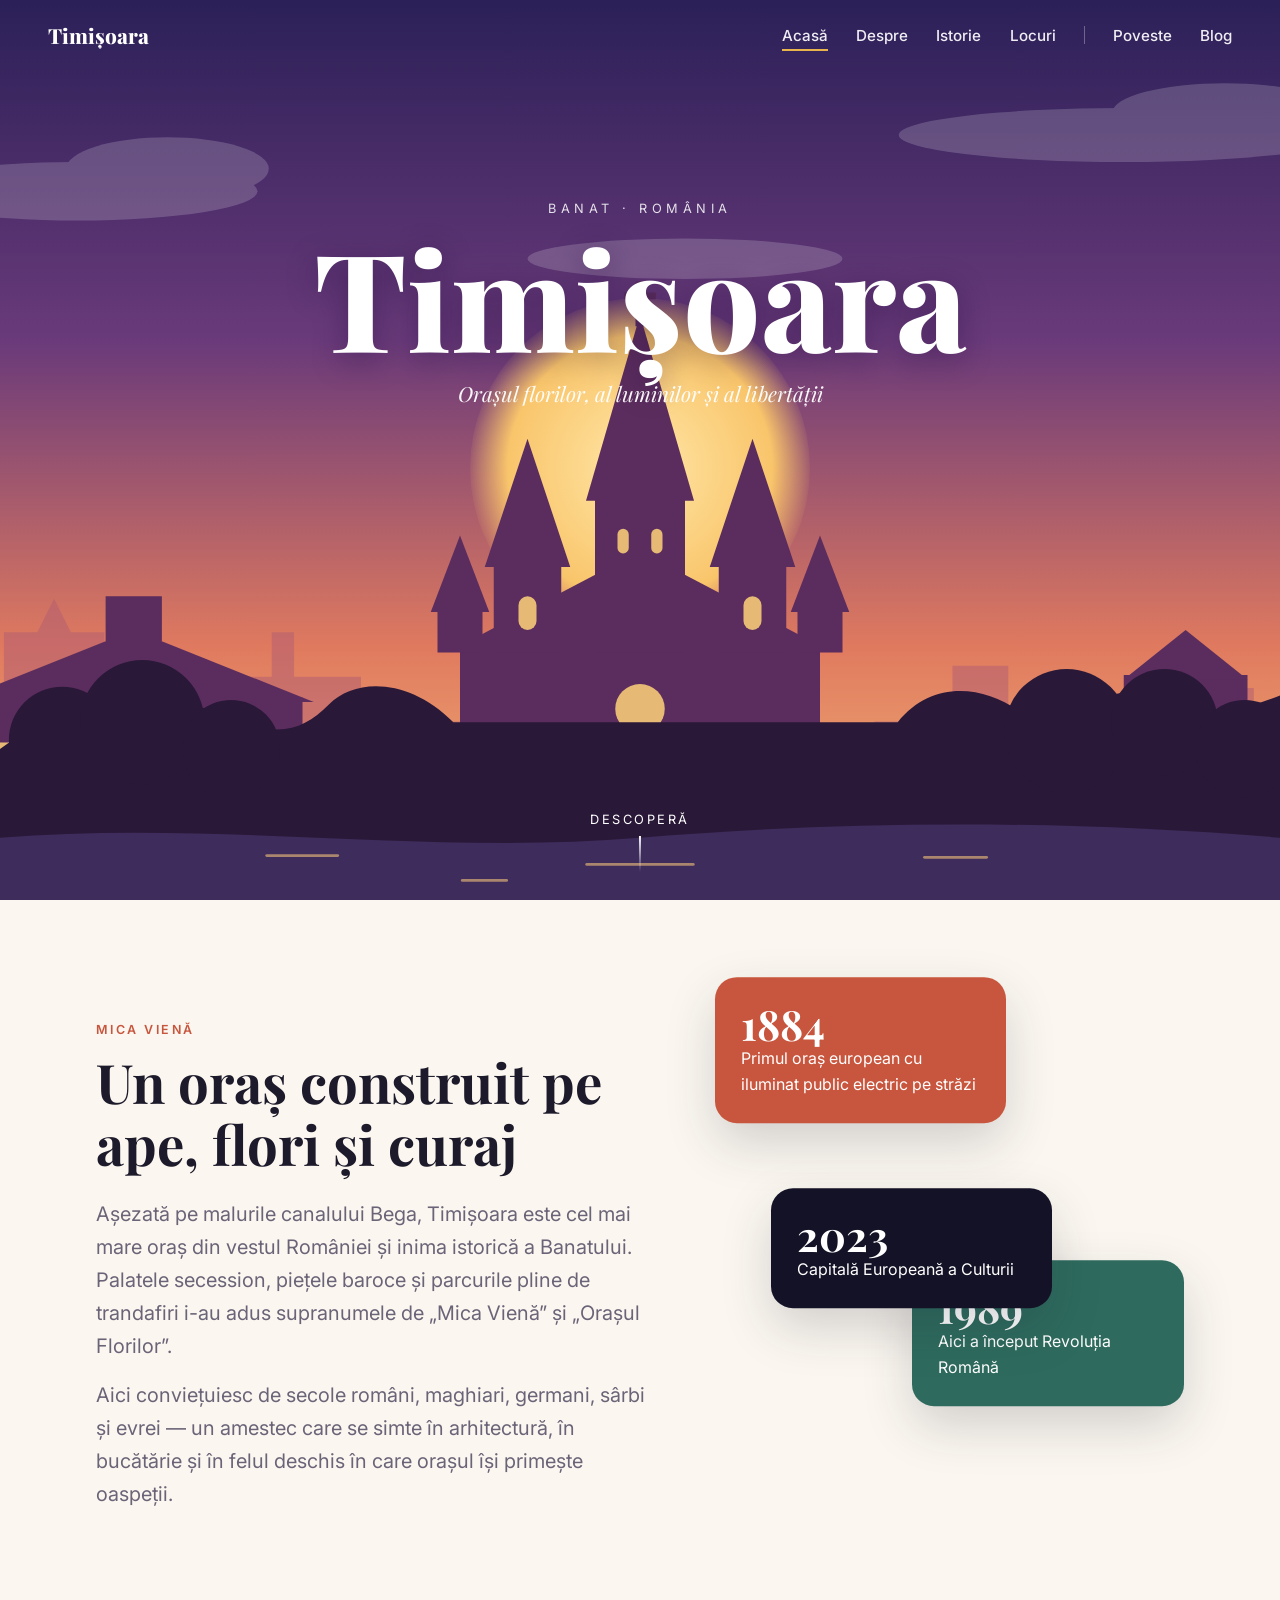
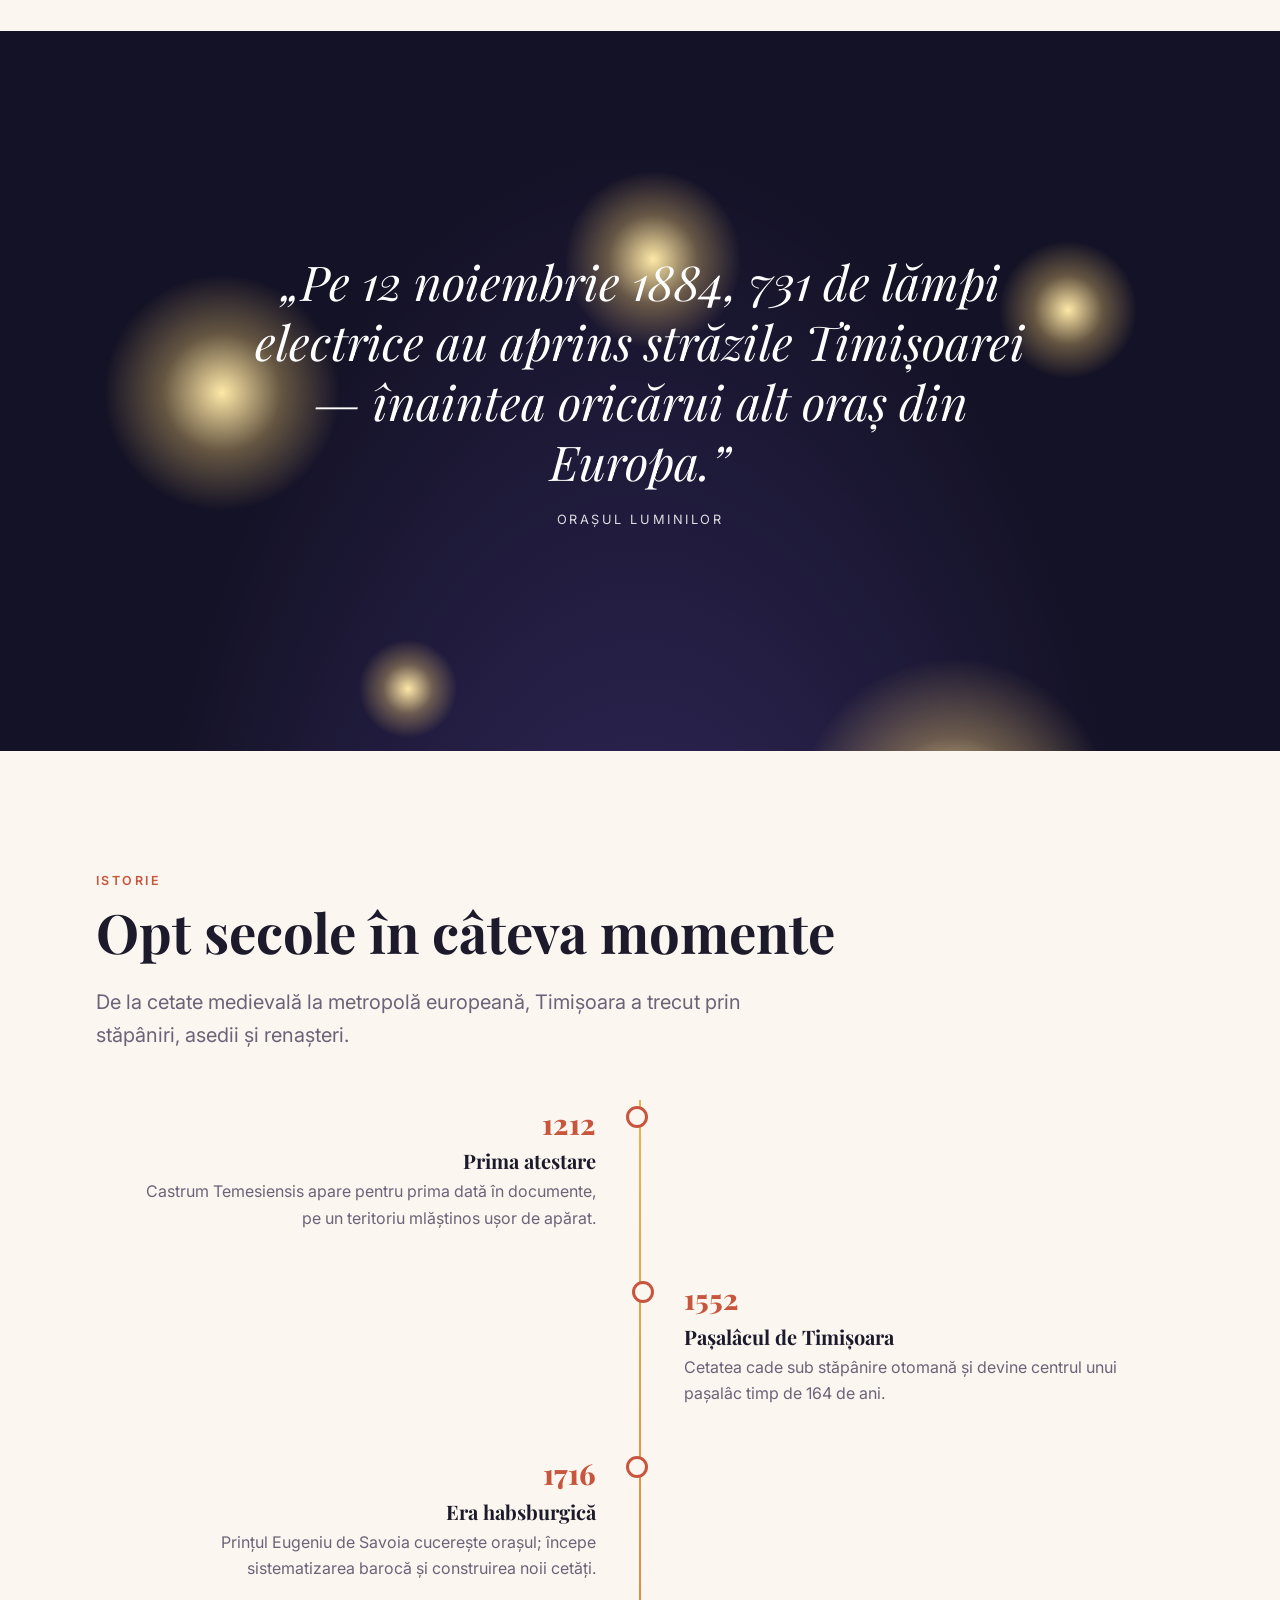
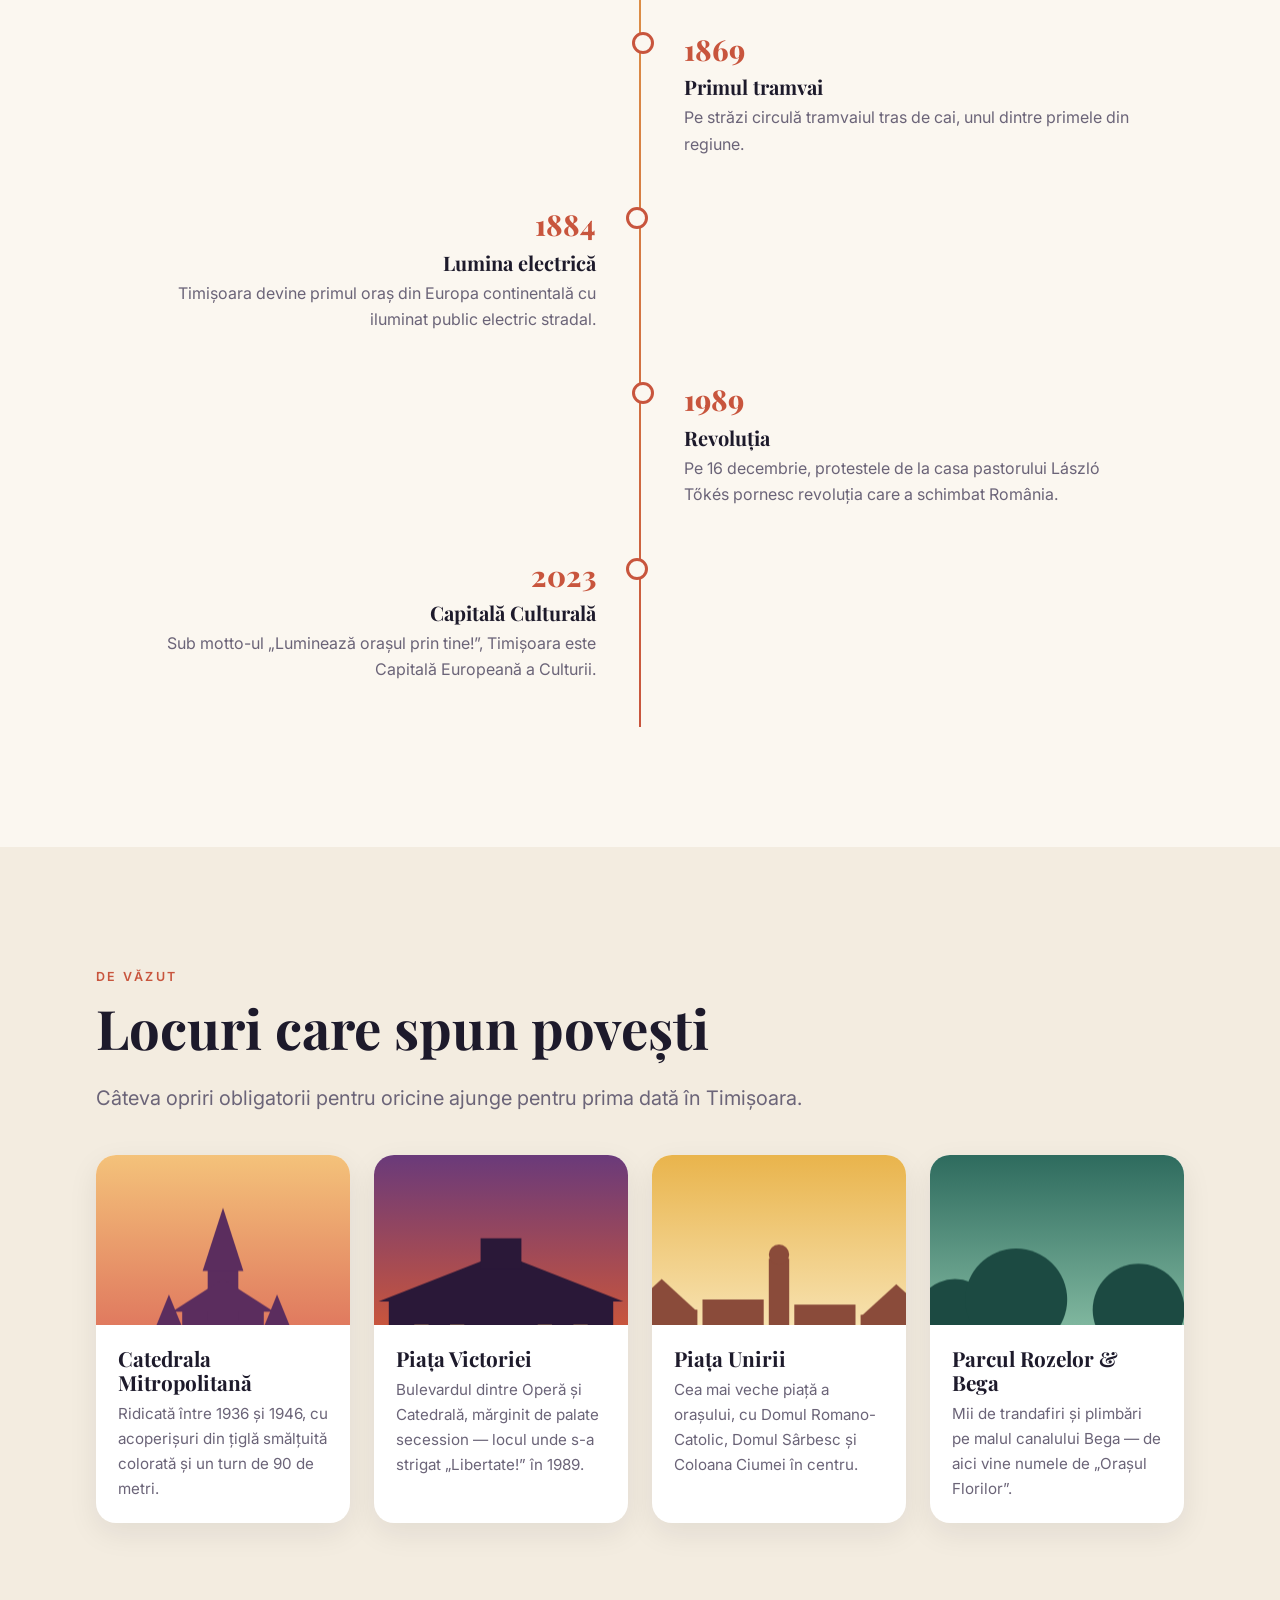
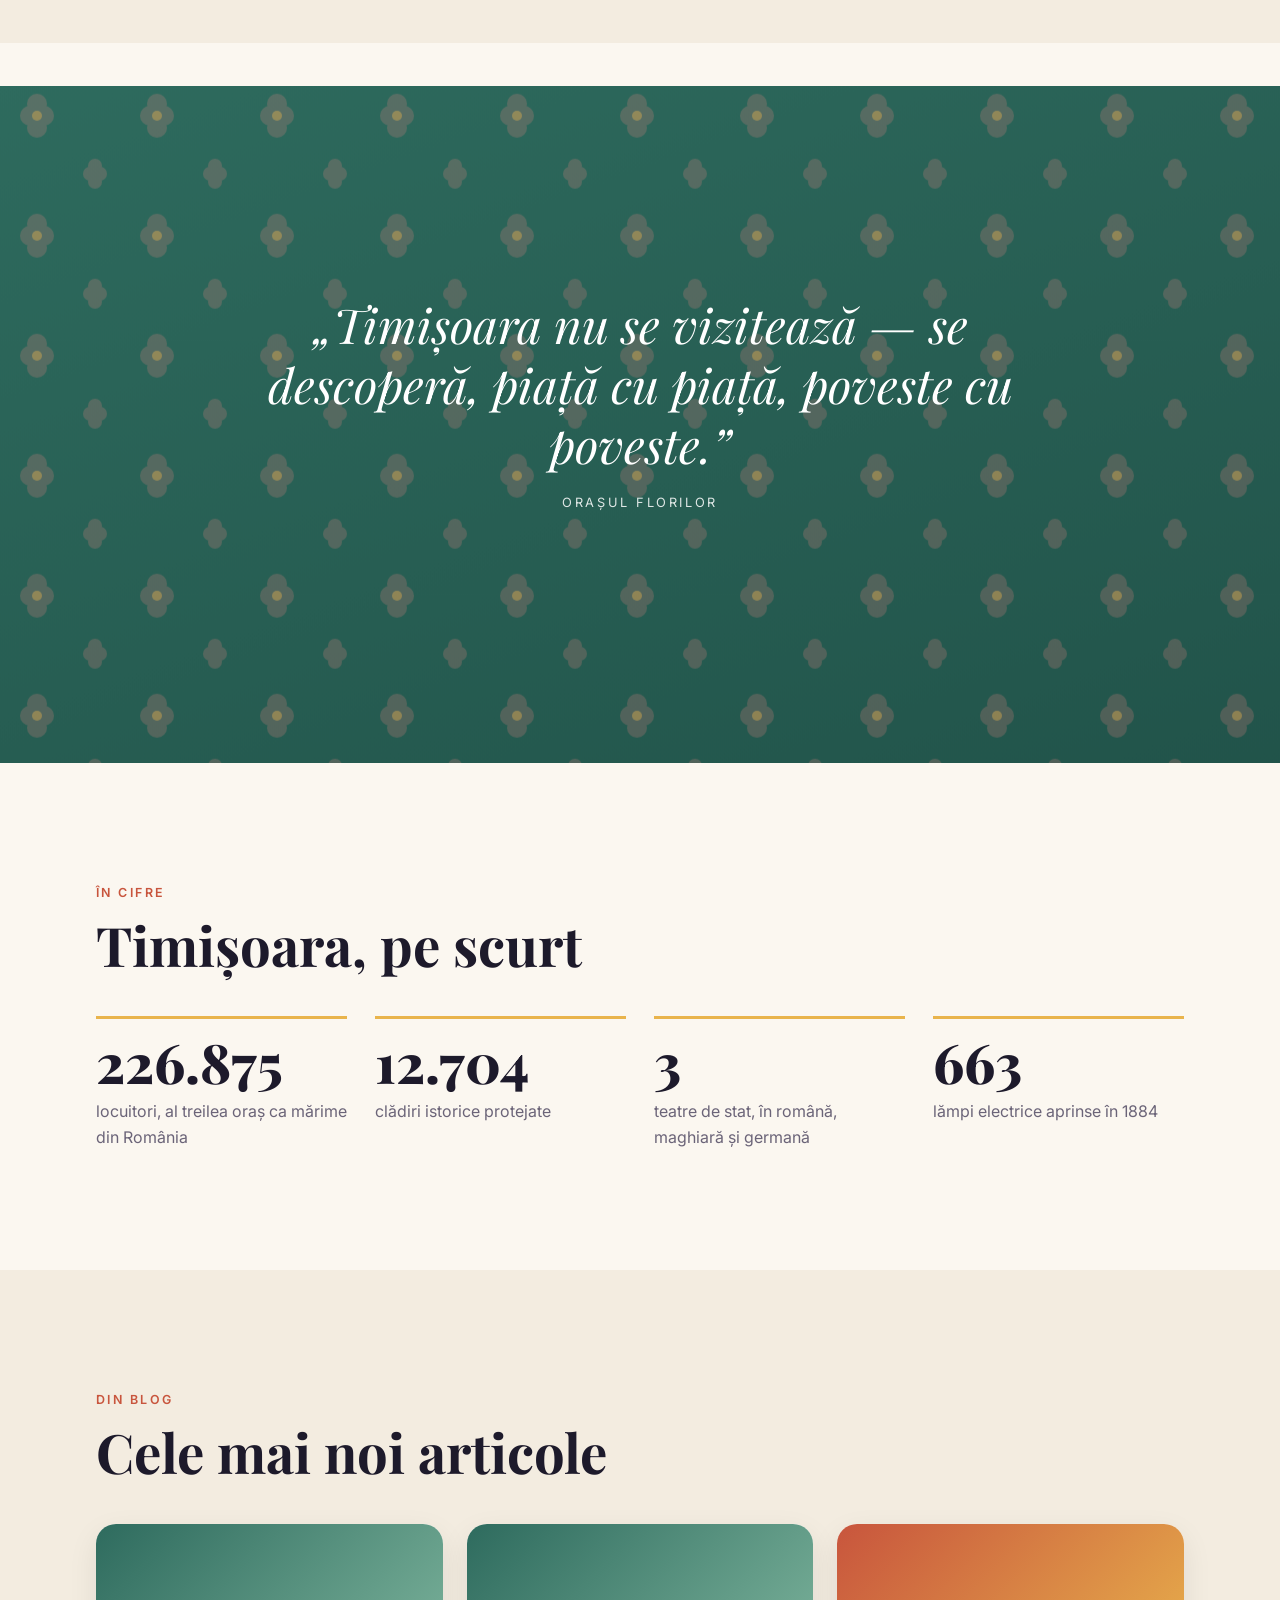
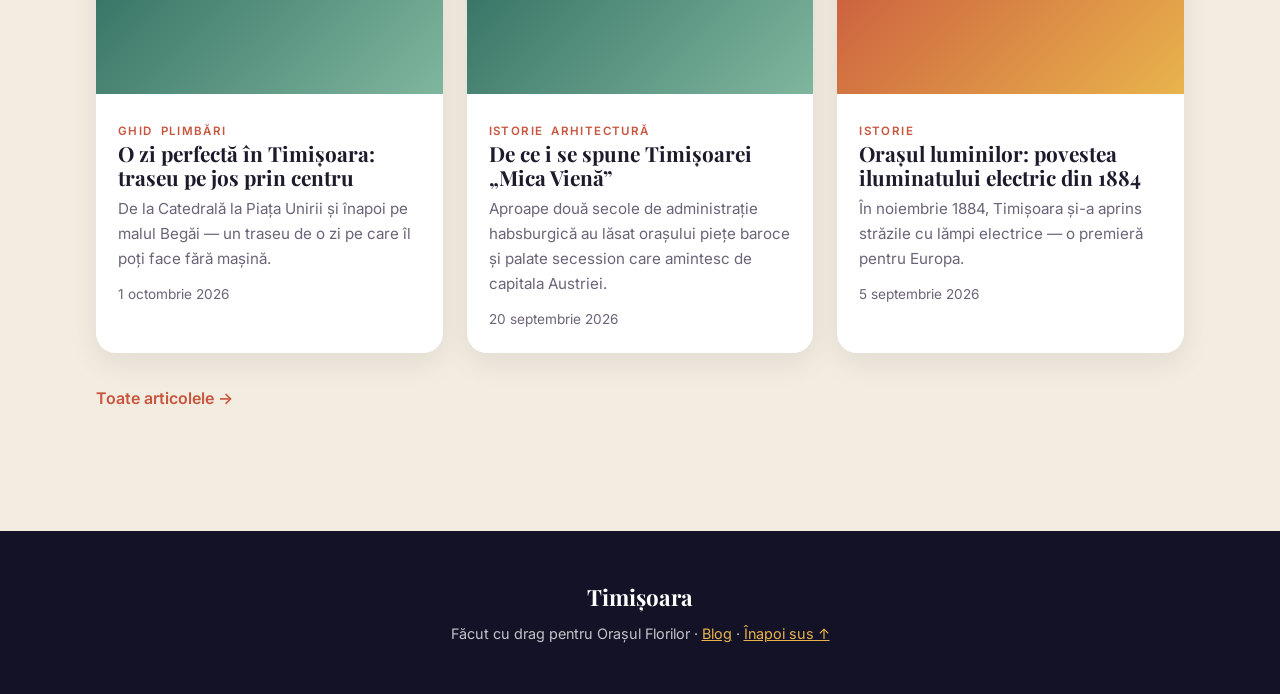
<file: index.html>
<!doctype html>
<html lang="ro">
<head>
<meta charset="utf-8">
<meta name="viewport" content="width=device-width, initial-scale=1">
<title>Timișoara — Orașul Florilor</title>
<meta name="description" content="Timișoara, orașul luminilor, al florilor și al libertății. O călătorie cu efect parallax prin istoria și locurile Timișoarei.">
<link rel="preconnect" href="https://fonts.googleapis.com">
<link rel="preconnect" href="https://fonts.gstatic.com" crossorigin>
<link href="https://fonts.googleapis.com/css2?family=Playfair+Display:ital,wght@0,600;0,800;1,600&family=Inter:wght@400;500;600&display=swap" rel="stylesheet">
<style>
  :root {
    --ink: #1d1a2b;
    --paper: #fbf7f0;
    --muted: #6b6478;
    --accent: #c8553d;
    --gold: #e9b44c;
    --green: #2e6b5e;
    --night: #141226;
    --card: #ffffff;
  }
  * { box-sizing: border-box; margin: 0; padding: 0; }
  html { scroll-behavior: smooth; }
  body {
    font-family: "Inter", system-ui, sans-serif;
    background: var(--paper);
    color: var(--ink);
    line-height: 1.65;
    overflow-x: hidden;
  }
  h1, h2, h3 { font-family: "Playfair Display", Georgia, serif; line-height: 1.15; }


  /* ---------- HERO PARALLAX ---------- */
  .hero {
    position: relative; height: 100vh; min-height: 560px; overflow: hidden;
    background: linear-gradient(180deg, #2b2058 0%, #6a3a7a 38%, #e07a5f 72%, #f4c27a 100%);
  }
  .layer { position: absolute; left: 0; right: 0; bottom: 0; width: 100%; will-change: transform; }
  .layer svg { display: block; width: 100%; height: 100%; }
  .layer.full { top: 0; }
  .sun {
    position: absolute; left: 50%; top: 52%; width: min(38vw, 340px); aspect-ratio: 1;
    transform: translate(-50%, -50%); border-radius: 50%;
    background: radial-gradient(circle, #ffe7a8 0%, #f9c56b 55%, rgba(249,197,107,0) 72%);
  }
  .hero-text {
    position: absolute; inset: 0; display: flex; flex-direction: column; align-items: center; justify-content: flex-start;
    padding-top: 22vh; text-align: center; color: #fff; z-index: 5; padding-inline: 16px;
  }
  .hero-text .kicker { letter-spacing: .35em; text-transform: uppercase; font-size: .8rem; opacity: .85; }
  .hero-text h1 { font-size: clamp(3rem, 11vw, 8.5rem); font-weight: 800; text-shadow: 0 6px 30px rgba(30,10,60,.4); }
  .hero-text p { font-size: clamp(1rem, 2.2vw, 1.3rem); font-style: italic; font-family: "Playfair Display", serif; opacity: .95; }
  .scroll-cue {
    position: absolute; bottom: 28px; left: 50%; transform: translateX(-50%); z-index: 6;
    color: #fff; font-size: .8rem; letter-spacing: .2em; text-transform: uppercase; text-decoration: none;
    display: flex; flex-direction: column; align-items: center; gap: 6px;
  }
  .scroll-cue span { width: 2px; height: 36px; background: linear-gradient(#fff, transparent); animation: drip 1.8s infinite; }
  @keyframes drip { 0% { transform: scaleY(0); transform-origin: top; } 50% { transform: scaleY(1); transform-origin: top; } 51% { transform-origin: bottom; } 100% { transform: scaleY(0); transform-origin: bottom; } }

  /* ---------- CONTENT ---------- */
  section { position: relative; }
  .wrap { max-width: 1120px; margin: 0 auto; padding: clamp(64px, 10vw, 120px) 16px; }
  .eyebrow { color: var(--accent); font-weight: 600; letter-spacing: .2em; text-transform: uppercase; font-size: .78rem; }
  h2 { font-size: clamp(2rem, 5vw, 3.4rem); margin: 10px 0 22px; }
  .lead { font-size: clamp(1.05rem, 1.8vw, 1.25rem); color: var(--muted); max-width: 720px; }

  .intro { display: grid; grid-template-columns: 1.2fr 1fr; gap: 56px; align-items: center; }
  .intro .badge-stack { position: relative; height: 380px; }
  .badge {
    position: absolute; border-radius: 22px; padding: 26px; color: #fff; box-shadow: 0 20px 50px rgba(29,26,43,.18);
    will-change: transform;
  }
  .badge strong { display: block; font-family: "Playfair Display", serif; font-size: 2.6rem; line-height: 1; }
  .badge.b1 { background: var(--accent); top: 0; left: 0; width: 62%; }
  .badge.b2 { background: var(--green); top: 120px; right: 0; width: 58%; }
  .badge.b3 { background: var(--night); bottom: 0; left: 12%; width: 60%; }
  @media (max-width: 820px) {
    .intro { grid-template-columns: 1fr; }
    .intro .badge-stack { height: 420px; }
  }

  /* ---------- PARALLAX BAND ---------- */
  .band {
    position: relative; height: 80vh; min-height: 460px; overflow: hidden; color: #fff;
    display: flex; align-items: center; justify-content: center; text-align: center;
  }
  .band .bg { position: absolute; inset: -30% 0; will-change: transform; }
  .band .content { position: relative; z-index: 2; max-width: 820px; padding: 0 16px; }
  .band blockquote { font-family: "Playfair Display", serif; font-style: italic; font-size: clamp(1.6rem, 4.4vw, 3rem); line-height: 1.25; }
  .band cite { display: block; margin-top: 18px; font-style: normal; letter-spacing: .2em; text-transform: uppercase; font-size: .8rem; opacity: .85; }
  .band-lights .bg { background: radial-gradient(ellipse at 50% 120%, #3a2f6b 0%, #141226 60%); }
  .band-flowers .bg { background: linear-gradient(160deg, #2e6b5e, #1c4a42); }

  .lamp { position: absolute; border-radius: 50%; background: radial-gradient(circle, #ffe9a8 0%, rgba(255,214,120,.35) 35%, rgba(255,214,120,0) 70%); will-change: transform; }

  /* ---------- TIMELINE ---------- */
  .timeline { position: relative; margin-top: 48px; }
  .timeline::before { content: ""; position: absolute; left: 50%; top: 0; bottom: 0; width: 2px; background: linear-gradient(var(--gold), var(--accent)); transform: translateX(-50%); }
  .event { position: relative; width: 50%; padding: 0 44px 44px; opacity: 0; transform: translateY(40px); transition: opacity .8s ease, transform .8s ease; }
  .event.show { opacity: 1; transform: none; }
  .event:nth-child(odd) { text-align: right; }
  .event:nth-child(even) { margin-left: 50%; }
  .event::after { content: ""; position: absolute; top: 6px; width: 16px; height: 16px; border-radius: 50%; background: var(--paper); border: 3px solid var(--accent); }
  .event:nth-child(odd)::after { right: -8px; }
  .event:nth-child(even)::after { left: -8px; }
  .event .year { font-family: "Playfair Display", serif; font-size: 1.8rem; font-weight: 800; color: var(--accent); }
  .event h3 { font-size: 1.25rem; margin: 2px 0 6px; }
  .event p { color: var(--muted); }
  @media (max-width: 720px) {
    .timeline::before { left: 8px; }
    .event, .event:nth-child(even) { width: 100%; margin-left: 0; text-align: left; padding: 0 0 36px 36px; }
    .event:nth-child(odd)::after, .event:nth-child(even)::after { left: 0; right: auto; }
  }

  /* ---------- PLACES ---------- */
  .places { background: #f3ece0; }
  .grid { display: grid; grid-template-columns: repeat(auto-fit, minmax(250px, 1fr)); gap: 24px; margin-top: 40px; }
  .card {
    background: var(--card); border-radius: 20px; overflow: hidden; box-shadow: 0 10px 30px rgba(29,26,43,.08);
    transition: transform .35s, box-shadow .35s; opacity: 0; transform: translateY(40px);
  }
  .card.show { opacity: 1; transform: none; transition: opacity .8s, transform .8s, box-shadow .35s; }
  .card.show:hover { transform: translateY(-8px); box-shadow: 0 22px 44px rgba(29,26,43,.16); }
  .card .art { height: 170px; position: relative; overflow: hidden; }
  .card .art svg { position: absolute; inset: -20% 0 0 0; width: 100%; height: 120%; will-change: transform; }
  .card .body { padding: 22px; }
  a.card { display: block; text-decoration: none; color: inherit; }
  .card .cover { height: 170px; }
  .card .tag { color: var(--accent); font-weight: 600; font-size: .72rem; letter-spacing: .12em; text-transform: uppercase; margin-right: 8px; }
  .card .date { color: var(--muted); font-size: .85rem; margin-top: 12px; }
  .card h3 { font-size: 1.3rem; margin-bottom: 6px; }
  .card p { color: var(--muted); font-size: .95rem; }

  /* ---------- STATS ---------- */
  .stats { display: grid; grid-template-columns: repeat(auto-fit, minmax(180px, 1fr)); gap: 28px; margin-top: 40px; }
  .stat { border-top: 3px solid var(--gold); padding-top: 16px; }
  .stat .num { font-family: "Playfair Display", serif; font-size: clamp(2.4rem, 5vw, 3.4rem); font-weight: 800; color: var(--ink); line-height: 1; }
  .stat .label { color: var(--muted); margin-top: 8px; }

  footer { background: var(--night); color: rgba(255,255,255,.75); text-align: center; padding: 48px 16px; font-size: .9rem; }
  footer strong { color: #fff; font-family: "Playfair Display", serif; font-size: 1.4rem; display: block; margin-bottom: 6px; }

  @media (prefers-reduced-motion: reduce) {
    html { scroll-behavior: auto; }
    .event, .card { opacity: 1; transform: none; transition: none; }
    .scroll-cue span { animation: none; }
  }
</style>
<link rel="stylesheet" href="assets/nav.css">
</head>
<body>

<nav class="site-nav" id="nav" aria-label="Meniu principal">
  <a class="logo" href="index.html">Timișoara</a>
  <button class="nav-toggle" type="button" aria-label="Deschide meniul" aria-expanded="false" aria-controls="nav-links"><span></span><span></span><span></span></button>
  <ul id="nav-links">
    <li><a class="link" href="index.html">Acasă</a></li>
    <li><a class="link" href="index.html#despre">Despre</a></li>
    <li><a class="link" href="index.html#istorie">Istorie</a></li>
    <li><a class="link" href="index.html#locuri">Locuri</a></li>
    <li class="sep" aria-hidden="true"></li>
    <li><a class="link" href="poveste.html">Poveste</a></li>
    <li><a class="link" href="blog.html">Blog</a></li>
  </ul>
</nav>

<!-- ================= HERO ================= -->
<header class="hero" id="top">
  <div class="layer full" data-speed="0.15"><div class="sun"></div></div>

  <!-- clouds -->
  <div class="layer full" data-speed="0.25">
    <svg viewBox="0 0 1440 800" preserveAspectRatio="xMidYMid slice" aria-hidden="true">
      <g fill="#fff" opacity=".18">
        <ellipse cx="220" cy="170" rx="160" ry="26"/><ellipse cx="300" cy="150" rx="90" ry="28"/>
        <ellipse cx="1150" cy="120" rx="200" ry="24"/><ellipse cx="1240" cy="100" rx="100" ry="26"/>
        <ellipse cx="760" cy="230" rx="140" ry="18"/>
      </g>
    </svg>
  </div>

  <!-- far skyline -->
  <div class="layer" data-speed="0.35" style="height:62%">
    <svg viewBox="0 0 1440 500" preserveAspectRatio="xMidYMax slice" aria-hidden="true">
      <path fill="#b45f72" opacity=".55" d="M0 500V330h60v-40h50v60h40v-90h30l15-30 15 30h30v110h70v-70h80v-40h20v40h60v120h50v-80h90v-30h40v30h40v90h60V290h30l20-50 20 50h30v110h80v-60h70v-50h50v50h50v90h60v-120h40v-30h30v30h40v130h70v-80h60v100h60V500z"/>
    </svg>
  </div>

  <!-- cathedral + opera -->
  <div class="layer" data-speed="0.5" style="height:70%">
    <svg viewBox="0 0 1440 560" preserveAspectRatio="xMidYMax slice" aria-hidden="true">
      <g fill="#5b2d5e">
        <!-- Catedrala Mitropolitană -->
        <rect x="560" y="330" width="320" height="230"/>
        <rect x="680" y="200" width="80" height="140"/>
        <polygon points="672,205 720,40 768,205"/>
        <rect x="716" y="10" width="8" height="40"/><rect x="706" y="20" width="28" height="6"/>
        <rect x="590" y="260" width="60" height="80"/><polygon points="582,264 620,150 658,264"/>
        <rect x="790" y="260" width="60" height="80"/><polygon points="782,264 820,150 858,264"/>
        <rect x="540" y="300" width="40" height="40"/><polygon points="534,304 560,236 586,304"/>
        <rect x="860" y="300" width="40" height="40"/><polygon points="854,304 880,236 906,304"/>
        <polygon points="560,334 720,250 880,334"/>
        <!-- Opera / Palatul Culturii (left) -->
        <rect x="120" y="380" width="300" height="180"/>
        <polygon points="110,384 270,320 430,384"/>
        <rect x="245" y="290" width="50" height="40"/>
        <!-- Bastion / buildings (right) -->
        <rect x="1000" y="400" width="140" height="160"/>
        <rect x="1150" y="360" width="110" height="200"/><polygon points="1150,364 1205,320 1260,364"/>
        <rect x="1270" y="420" width="170" height="140"/>
        <rect x="0" y="420" width="110" height="140"/>
        <rect x="430" y="430" width="110" height="130"/><rect x="900" y="430" width="100" height="130"/>
      </g>
      <!-- lit windows -->
      <g fill="#ffd27a" opacity=".85">
        <rect x="700" y="230" width="10" height="22" rx="5"/><rect x="730" y="230" width="10" height="22" rx="5"/>
        <rect x="612" y="290" width="16" height="30" rx="8"/><rect x="812" y="290" width="16" height="30" rx="8"/>
        <circle cx="720" cy="390" r="22"/>
        <rect x="150" y="420" width="16" height="40"/><rect x="190" y="420" width="16" height="40"/><rect x="230" y="420" width="16" height="40"/>
        <rect x="294" y="420" width="16" height="40"/><rect x="334" y="420" width="16" height="40"/><rect x="374" y="420" width="16" height="40"/>
        <rect x="1180" y="400" width="12" height="20"/><rect x="1215" y="400" width="12" height="20"/>
        <rect x="1030" y="440" width="12" height="20"/><rect x="1080" y="440" width="12" height="20"/>
      </g>
    </svg>
  </div>

  <!-- near: trees + river Bega -->
  <div class="layer" data-speed="0.75" style="height:30%">
    <svg viewBox="0 0 1440 340" preserveAspectRatio="xMidYMax slice" aria-hidden="true">
      <g fill="#2a1838">
        <path d="M0 340V170c40-30 80-40 120-10s70-60 130-30 90 20 120-10 90-30 140 20h500c40-50 100-40 140-10s90-40 140-20 70 30 150 0v210z"/>
        <circle cx="70" cy="160" r="60"/><circle cx="160" cy="140" r="70"/><circle cx="260" cy="170" r="55"/>
        <circle cx="1200" cy="150" r="70"/><circle cx="1310" cy="140" r="60"/><circle cx="1400" cy="170" r="55"/>
      </g>
      <!-- river -->
      <path fill="#3e2c5c" d="M0 270c240-20 480 20 720 0s480-20 720 0v70H0z"/>
      <g stroke="#f4c27a" stroke-width="3" stroke-linecap="round" opacity=".6">
        <line x1="300" y1="290" x2="380" y2="290"/><line x1="660" y1="300" x2="780" y2="300"/>
        <line x1="1040" y1="292" x2="1110" y2="292"/><line x1="520" y1="318" x2="570" y2="318"/>
      </g>
    </svg>
  </div>

  <div class="hero-text" data-speed="-0.35" data-fade>
    <div class="kicker">Banat · România</div>
    <h1>Timișoara</h1>
    <p>Orașul florilor, al luminilor și al libertății</p>
  </div>
  <a class="scroll-cue" href="#despre">Descoperă<span></span></a>
</header>

<!-- ================= DESPRE ================= -->
<section id="despre">
  <div class="wrap intro">
    <div>
      <div class="eyebrow">Mica Vienă</div>
      <h2>Un oraș construit pe ape, flori și curaj</h2>
      <p class="lead">Așezată pe malurile canalului Bega, Timișoara este cel mai mare oraș din vestul României și inima istorică a Banatului. Palatele secession, piețele baroce și parcurile pline de trandafiri i-au adus supranumele de „Mica Vienă” și „Orașul Florilor”.</p>
      <p class="lead" style="margin-top:16px">Aici conviețuiesc de secole români, maghiari, germani, sârbi și evrei — un amestec care se simte în arhitectură, în bucătărie și în felul deschis în care orașul își primește oaspeții.</p>
    </div>
    <div class="badge-stack">
      <div class="badge b1" data-speed="0.12"><strong>1884</strong>Primul oraș european cu iluminat public electric pe străzi</div>
      <div class="badge b2" data-speed="-0.08"><strong>1989</strong>Aici a început Revoluția Română</div>
      <div class="badge b3" data-speed="0.18"><strong>2023</strong>Capitală Europeană a Culturii</div>
    </div>
  </div>
</section>

<!-- ================= BAND: LIGHTS ================= -->
<section class="band band-lights">
  <div class="bg" data-speed="0.4"></div>
  <div class="lamp" data-speed="0.6" style="width:240px;height:240px;left:8%;top:12%"></div>
  <div class="lamp" data-speed="0.25" style="width:140px;height:140px;left:78%;top:20%"></div>
  <div class="lamp" data-speed="0.8" style="width:320px;height:320px;left:62%;top:58%"></div>
  <div class="lamp" data-speed="0.4" style="width:100px;height:100px;left:28%;top:70%"></div>
  <div class="lamp" data-speed="0.7" style="width:180px;height:180px;left:44%;top:-6%"></div>
  <div class="content">
    <blockquote>„Pe 12 noiembrie 1884, 731 de lămpi electrice au aprins străzile Timișoarei — înaintea oricărui alt oraș din Europa.”</blockquote>
    <cite>Orașul luminilor</cite>
  </div>
</section>

<!-- ================= ISTORIE ================= -->
<section id="istorie">
  <div class="wrap">
    <div class="eyebrow">Istorie</div>
    <h2>Opt secole în câteva momente</h2>
    <p class="lead">De la cetate medievală la metropolă europeană, Timișoara a trecut prin stăpâniri, asedii și renașteri.</p>
    <div class="timeline">
      <div class="event"><div class="year">1212</div><h3>Prima atestare</h3><p>Castrum Temesiensis apare pentru prima dată în documente, pe un teritoriu mlăștinos ușor de apărat.</p></div>
      <div class="event"><div class="year">1552</div><h3>Pașalâcul de Timișoara</h3><p>Cetatea cade sub stăpânire otomană și devine centrul unui pașalâc timp de 164 de ani.</p></div>
      <div class="event"><div class="year">1716</div><h3>Era habsburgică</h3><p>Prințul Eugeniu de Savoia cucerește orașul; începe sistematizarea barocă și construirea noii cetăți.</p></div>
      <div class="event"><div class="year">1869</div><h3>Primul tramvai</h3><p>Pe străzi circulă tramvaiul tras de cai, unul dintre primele din regiune.</p></div>
      <div class="event"><div class="year">1884</div><h3>Lumina electrică</h3><p>Timișoara devine primul oraș din Europa continentală cu iluminat public electric stradal.</p></div>
      <div class="event"><div class="year">1989</div><h3>Revoluția</h3><p>Pe 16 decembrie, protestele de la casa pastorului László Tőkés pornesc revoluția care a schimbat România.</p></div>
      <div class="event"><div class="year">2023</div><h3>Capitală Culturală</h3><p>Sub motto-ul „Luminează orașul prin tine!”, Timișoara este Capitală Europeană a Culturii.</p></div>
    </div>
  </div>
</section>

<!-- ================= LOCURI ================= -->
<section class="places" id="locuri">
  <div class="wrap">
    <div class="eyebrow">De văzut</div>
    <h2>Locuri care spun povești</h2>
    <p class="lead">Câteva opriri obligatorii pentru oricine ajunge pentru prima dată în Timișoara.</p>
    <div class="grid">
      <article class="card">
        <div class="art" style="background:linear-gradient(#f4c27a,#e07a5f)">
          <svg viewBox="0 0 300 200" preserveAspectRatio="xMidYMax slice" data-speed="0.15" aria-hidden="true"><g fill="#5b2d5e"><rect x="110" y="110" width="80" height="90"/><rect x="135" y="70" width="30" height="50"/><polygon points="130,72 150,10 170,72"/><polygon points="100,112 150,80 200,112"/><rect x="85" y="130" width="25" height="70"/><polygon points="82,132 97,95 112,132"/><rect x="190" y="130" width="25" height="70"/><polygon points="188,132 203,95 218,132"/></g></svg>
        </div>
        <div class="body"><h3>Catedrala Mitropolitană</h3><p>Ridicată între 1936 și 1946, cu acoperișuri din țiglă smălțuită colorată și un turn de 90 de metri.</p></div>
      </article>
      <article class="card">
        <div class="art" style="background:linear-gradient(#6a3a7a,#c8553d)">
          <svg viewBox="0 0 300 200" preserveAspectRatio="xMidYMax slice" data-speed="0.15" aria-hidden="true"><g fill="#2a1838"><rect x="40" y="100" width="220" height="100"/><polygon points="30,102 150,55 270,102"/><rect x="130" y="40" width="40" height="30"/></g><g fill="#ffd27a"><rect x="65" y="125" width="14" height="34"/><rect x="100" y="125" width="14" height="34"/><rect x="186" y="125" width="14" height="34"/><rect x="221" y="125" width="14" height="34"/><rect x="138" y="140" width="24" height="60"/></g></svg>
        </div>
        <div class="body"><h3>Piața Victoriei</h3><p>Bulevardul dintre Operă și Catedrală, mărginit de palate secession — locul unde s-a strigat „Libertate!” în 1989.</p></div>
      </article>
      <article class="card">
        <div class="art" style="background:linear-gradient(#e9b44c,#f7e2b0)">
          <svg viewBox="0 0 300 200" preserveAspectRatio="xMidYMax slice" data-speed="0.15" aria-hidden="true"><g fill="#8a4b3a"><rect x="0" y="110" width="70" height="90"/><polygon points="0,112 35,80 70,112"/><rect x="75" y="100" width="60" height="100"/><rect x="140" y="60" width="20" height="140"/><circle cx="150" cy="56" r="10"/><rect x="165" y="105" width="60" height="95"/><rect x="230" y="115" width="70" height="85"/><polygon points="230,117 265,85 300,117"/></g></svg>
        </div>
        <div class="body"><h3>Piața Unirii</h3><p>Cea mai veche piață a orașului, cu Domul Romano-Catolic, Domul Sârbesc și Coloana Ciumei în centru.</p></div>
      </article>
      <article class="card">
        <div class="art" style="background:linear-gradient(#2e6b5e,#7fb69e)">
          <svg viewBox="0 0 300 200" preserveAspectRatio="xMidYMax slice" data-speed="0.15" aria-hidden="true"><g fill="#1c4a42"><circle cx="50" cy="120" r="40"/><circle cx="110" cy="100" r="50"/><circle cx="230" cy="110" r="45"/><rect x="0" y="140" width="300" height="60"/></g><g fill="#f28482"><circle cx="70" cy="150" r="6"/><circle cx="95" cy="158" r="6"/><circle cx="150" cy="152" r="6"/><circle cx="190" cy="160" r="6"/><circle cx="250" cy="150" r="6"/></g><path fill="#9fd3e0" d="M0 180c60-10 120 10 180 0s90-8 120 0v20H0z"/></svg>
        </div>
        <div class="body"><h3>Parcul Rozelor & Bega</h3><p>Mii de trandafiri și plimbări pe malul canalului Bega — de aici vine numele de „Orașul Florilor”.</p></div>
      </article>
    </div>
  </div>
</section>

<!-- ================= BAND: FLOWERS ================= -->
<section class="band band-flowers">
  <div class="bg" data-speed="0.4">
    <svg width="100%" height="100%" aria-hidden="true"><defs><pattern id="petals" width="120" height="120" patternUnits="userSpaceOnUse"><g fill="#f28482" opacity=".22"><circle cx="30" cy="30" r="10"/><circle cx="44" cy="30" r="10"/><circle cx="37" cy="18" r="10"/><circle cx="37" cy="42" r="10"/><circle cx="90" cy="88" r="7"/><circle cx="100" cy="88" r="7"/><circle cx="95" cy="80" r="7"/><circle cx="95" cy="96" r="7"/></g><circle cx="37" cy="30" r="5" fill="#e9b44c" opacity=".4"/></pattern></defs><rect width="100%" height="100%" fill="url(#petals)"/></svg>
  </div>
  <div class="content">
    <blockquote>„Timișoara nu se vizitează — se descoperă, piață cu piață, poveste cu poveste.”</blockquote>
    <cite>Orașul Florilor</cite>
  </div>
</section>

<!-- ================= CIFRE ================= -->
<section id="cifre">
  <div class="wrap">
    <div class="eyebrow">În cifre</div>
    <h2>Timișoara, pe scurt</h2>
    <div class="stats">
      <div class="stat"><div class="num" data-count="250000" data-suffix="+">0</div><div class="label">locuitori, al treilea oraș ca mărime din România</div></div>
      <div class="stat"><div class="num" data-count="14000" data-suffix="+">0</div><div class="label">clădiri istorice protejate</div></div>
      <div class="stat"><div class="num" data-count="3">0</div><div class="label">teatre de stat, în română, maghiară și germană</div></div>
      <div class="stat"><div class="num" data-count="731">0</div><div class="label">lămpi electrice aprinse în 1884</div></div>
    </div>
  </div>
</section>

<!-- ================= DIN BLOG ================= -->
<section class="places" id="blog" hidden>
  <div class="wrap">
    <div class="eyebrow">Din blog</div>
    <h2>Cele mai noi articole</h2>
    <div class="grid" id="latest-posts"></div>
    <p style="margin-top:32px"><a href="blog.html" style="color:var(--accent);font-weight:600;text-decoration:none">Toate articolele →</a></p>
  </div>
</section>

<footer>
  <strong>Timișoara</strong>
  Făcut cu drag pentru Orașul Florilor · <a href="blog.html" style="color:var(--gold)">Blog</a> · <a href="#top" style="color:var(--gold)">Înapoi sus ↑</a>
</footer>

<script>
(() => {
  const reduce = matchMedia('(prefers-reduced-motion: reduce)').matches;
  const hero = document.querySelector('.hero');
  const heroLayers = hero.querySelectorAll('[data-speed]');
  const others = [...document.querySelectorAll('[data-speed]')].filter(el => !hero.contains(el));

  function update() {
    const y = scrollY, vh = innerHeight;
    if (reduce) return;

    // Hero: layers move at different speeds relative to page scroll
    if (y < vh * 1.2) {
      heroLayers.forEach(el => {
        el.style.transform = `translate3d(0, ${y * parseFloat(el.dataset.speed)}px, 0)`;
        if (el.hasAttribute('data-fade')) el.style.opacity = Math.max(0, 1 - y / (vh * 0.6));
      });
    }
    // Other elements: offset relative to their section's position in viewport
    others.forEach(el => {
      const box = (el.closest('section, .art') || el).getBoundingClientRect();
      if (box.bottom < -200 || box.top > vh + 200) return;
      const center = box.top + box.height / 2 - vh / 2;
      el.style.transform = `translate3d(0, ${center * -parseFloat(el.dataset.speed)}px, 0)`;
    });
  }

  let ticking = false;
  addEventListener('scroll', () => {
    if (!ticking) { requestAnimationFrame(() => { update(); ticking = false; }); ticking = true; }
  }, { passive: true });
  addEventListener('resize', update);
  update();

  // Reveal on scroll + counters
  const fmt = n => n.toLocaleString('ro-RO');
  const io = new IntersectionObserver(entries => {
    entries.forEach(e => {
      if (!e.isIntersecting) return;
      e.target.classList.add('show');
      if (e.target.dataset.count) {
        const end = +e.target.dataset.count, suf = e.target.dataset.suffix || '';
        if (reduce) { e.target.textContent = fmt(end) + suf; }
        else {
          const t0 = performance.now(), dur = 1600;
          const step = t => {
            const p = Math.min(1, (t - t0) / dur), eased = 1 - Math.pow(1 - p, 3);
            e.target.textContent = fmt(Math.round(end * eased)) + (p === 1 ? suf : '');
            if (p < 1) requestAnimationFrame(step);
          };
          requestAnimationFrame(step);
        }
      }
      io.unobserve(e.target);
    });
  }, { threshold: 0.2 });
  document.querySelectorAll('.event, .card, [data-count]').forEach(el => io.observe(el));
})();
</script>
<script src="assets/posts.js"></script>
<script>
// Latest blog posts on the home page
Blog.loadPosts().then(posts => {
  const latest = posts.slice(0, 3);
  if (!latest.length) return;
  const { escapeHtml, coverStyle, formatDate } = Blog;
  const grid = document.getElementById('latest-posts');
  grid.innerHTML = latest.map(p => `
    <a class="card" href="blog.html?p=${encodeURIComponent(p.slug)}">
      <div class="cover" style="${escapeHtml(coverStyle(p))}"></div>
      <div class="body">
        <div>${(p.tags || []).map(t => `<span class="tag">${escapeHtml(t)}</span>`).join('')}</div>
        <h3>${escapeHtml(p.title)}</h3>
        <p>${escapeHtml(p.excerpt)}</p>
        <div class="date">${escapeHtml(formatDate(p.date))}</div>
      </div>
    </a>`).join('');
  document.getElementById('blog').hidden = false;
  const io = new IntersectionObserver(es => es.forEach(e => { if (e.isIntersecting) { e.target.classList.add('show'); io.unobserve(e.target); } }), { threshold: 0.2 });
  grid.querySelectorAll('.card').forEach(c => io.observe(c));
}).catch(() => {});
</script>
<script src="assets/nav.js"></script>
</body>
</html>
</file>
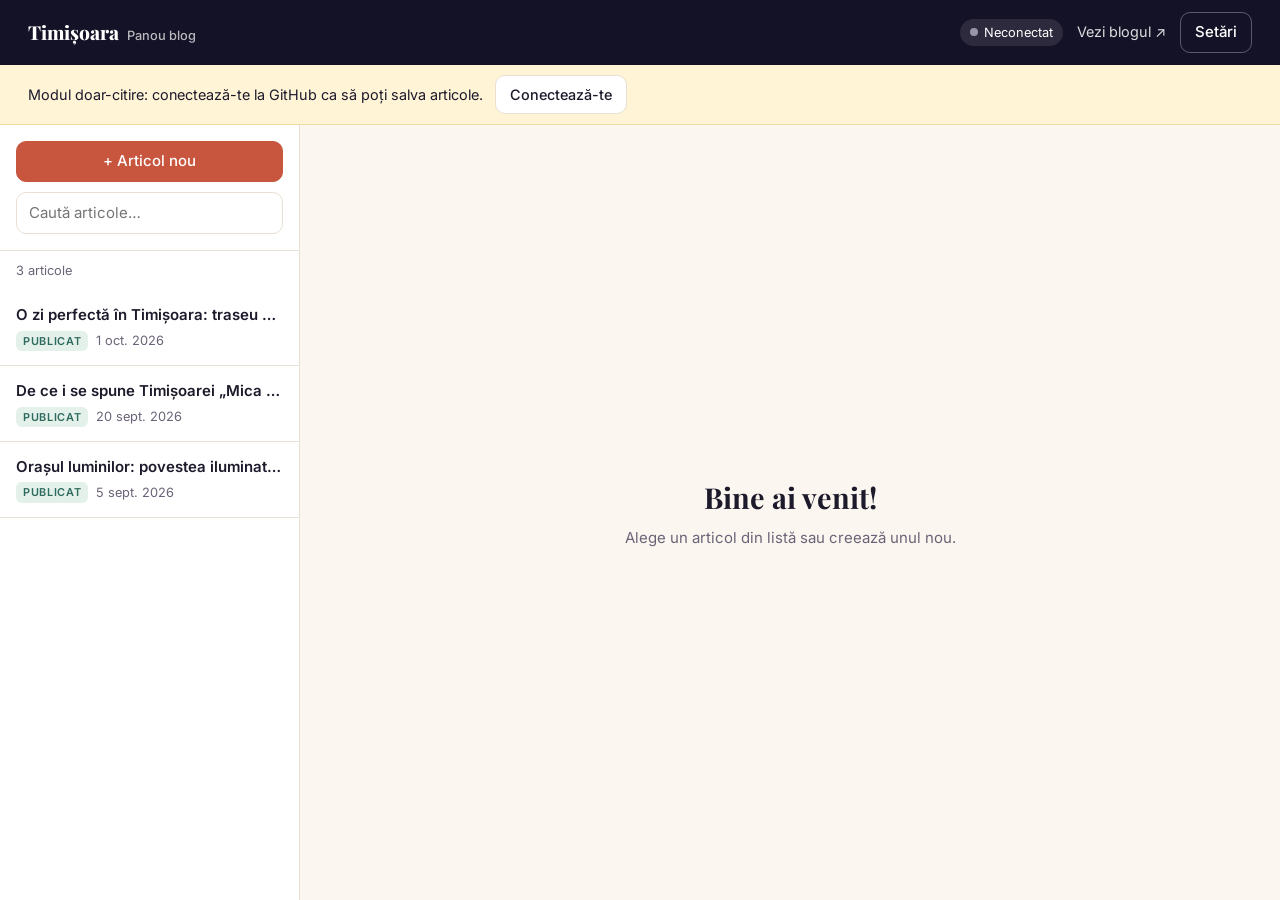
<file: admin.html>
<!doctype html>
<html lang="ro">
<head>
<meta charset="utf-8">
<meta name="viewport" content="width=device-width, initial-scale=1">
<meta name="robots" content="noindex, nofollow">
<title>Panou Blog</title>
<link rel="preconnect" href="https://fonts.googleapis.com">
<link rel="preconnect" href="https://fonts.gstatic.com" crossorigin>
<link href="https://fonts.googleapis.com/css2?family=Playfair+Display:wght@600;800&family=Inter:wght@400;500;600&display=swap" rel="stylesheet">
<style>
  :root {
    --ink: #1d1a2b;
    --paper: #fbf7f0;
    --panel: #ffffff;
    --muted: #6b6478;
    --line: #e8e0d2;
    --accent: #c8553d;
    --accent-ink: #ffffff;
    --gold: #e9b44c;
    --green: #2e6b5e;
    --night: #141226;
    --danger: #b3261e;
    --soft: #f3ece0;
  }
  * { box-sizing: border-box; margin: 0; padding: 0; }
  html, body { height: 100%; }
  body { font-family: "Inter", system-ui, sans-serif; background: var(--paper); color: var(--ink); line-height: 1.5; font-size: 15px; }
  h1, h2 { font-family: "Playfair Display", Georgia, serif; }
  button, input, select, textarea { font: inherit; color: inherit; }
  [hidden] { display: none !important; }

  .app { display: grid; grid-template-rows: auto auto 1fr; height: 100vh; }

  /* ---------- TOP BAR ---------- */
  .topbar { display: flex; align-items: center; gap: 14px; padding: 12px clamp(16px, 3vw, 28px); background: var(--night); color: #fff; }
  .topbar .brand { font-family: "Playfair Display", serif; font-weight: 800; font-size: 1.2rem; }
  .topbar .brand small { font-family: "Inter", sans-serif; font-weight: 500; font-size: .8rem; opacity: .7; margin-left: 8px; }
  .topbar .spacer { flex: 1; }
  .topbar a { color: rgba(255,255,255,.85); text-decoration: none; font-size: .9rem; }
  .topbar a:hover { color: var(--gold); }
  .pill { display: inline-flex; align-items: center; gap: 6px; font-size: .8rem; padding: 4px 10px; border-radius: 999px; background: rgba(255,255,255,.1); }
  .pill::before { content: ""; width: 8px; height: 8px; border-radius: 50%; background: #9b95a8; }
  .pill.ok::before { background: #5fd38d; }
  .pill.err::before { background: #ff7a6b; }

  .banner { background: #fff4d6; border-bottom: 1px solid #f0dca0; padding: 10px clamp(16px, 3vw, 28px); font-size: .9rem; display: flex; gap: 12px; align-items: center; flex-wrap: wrap; }

  /* ---------- BUTTONS ---------- */
  .btn { display: inline-flex; align-items: center; justify-content: center; gap: 6px; border: 1px solid var(--line); background: var(--panel); padding: 8px 14px; border-radius: 10px; cursor: pointer; font-weight: 500; white-space: nowrap; text-decoration: none; transition: background .15s, border-color .15s, opacity .15s; }
  .btn:hover { border-color: var(--ink); }
  .btn.primary { background: var(--accent); border-color: var(--accent); color: var(--accent-ink); }
  .btn.primary:hover { background: #b0472f; }
  .btn.danger { color: var(--danger); }
  .btn.danger:hover { border-color: var(--danger); }
  .btn.ghost { background: transparent; border-color: rgba(255,255,255,.3); color: #fff; }
  .btn.ghost:hover { border-color: #fff; }
  .btn:disabled { opacity: .5; cursor: not-allowed; }

  /* ---------- LAYOUT ---------- */
  .main { display: grid; grid-template-columns: 300px 1fr; min-height: 0; }
  .sidebar { border-right: 1px solid var(--line); background: var(--panel); display: flex; flex-direction: column; min-height: 0; }
  .sidebar .tools { padding: 16px; display: grid; gap: 10px; border-bottom: 1px solid var(--line); }
  .posts { list-style: none; overflow-y: auto; flex: 1; }
  .posts li button { width: 100%; text-align: left; border: 0; background: none; padding: 14px 16px; border-bottom: 1px solid var(--line); cursor: pointer; display: grid; gap: 4px; }
  .posts li button:hover { background: var(--soft); }
  .posts li button.active { background: var(--soft); box-shadow: inset 3px 0 0 var(--accent); }
  .posts .t { font-weight: 600; overflow: hidden; text-overflow: ellipsis; white-space: nowrap; }
  .posts .m { font-size: .8rem; color: var(--muted); display: flex; gap: 8px; align-items: center; }
  .badge { font-size: .68rem; font-weight: 600; letter-spacing: .06em; text-transform: uppercase; padding: 2px 7px; border-radius: 6px; background: #e3f1ea; color: var(--green); }
  .badge.draft { background: #f1ede6; color: var(--muted); }
  .count { font-size: .8rem; color: var(--muted); padding: 10px 16px; }

  .editor-wrap { overflow-y: auto; min-height: 0; }
  .empty { height: 100%; display: grid; place-items: center; text-align: center; color: var(--muted); padding: 32px; }
  .empty h2 { color: var(--ink); font-size: 1.8rem; margin-bottom: 8px; }

  .editor { max-width: 1200px; margin: 0 auto; padding: 24px clamp(16px, 3vw, 32px) 120px; display: grid; gap: 18px; }
  .title-input { font-family: "Playfair Display", serif; font-size: clamp(1.6rem, 3vw, 2.2rem); font-weight: 800; border: 0; border-bottom: 2px solid var(--line); background: transparent; padding: 6px 0; width: 100%; outline: none; }
  .title-input:focus { border-color: var(--accent); }

  .row { display: grid; gap: 14px; grid-template-columns: repeat(auto-fit, minmax(180px, 1fr)); }
  .f { display: grid; gap: 6px; font-size: .82rem; font-weight: 600; color: var(--muted); }
  .f input, .f select, .f textarea, .input { width: 100%; min-height: 40px; border: 1px solid var(--line); background: var(--panel); border-radius: 10px; padding: 9px 12px; font-weight: 400; color: var(--ink); outline: none; }
  .f input:focus, .f select:focus, .f textarea:focus, .input:focus { border-color: var(--accent); box-shadow: 0 0 0 3px rgba(200,85,61,.15); }
  .f textarea { resize: vertical; }
  .hint { font-weight: 400; font-size: .78rem; color: var(--muted); }

  .cover-row { display: grid; grid-template-columns: 1fr auto; gap: 10px; align-items: end; }
  .cover-preview { height: 120px; border-radius: 12px; border: 1px solid var(--line); background-size: cover; background-position: center; }

  /* ---------- MARKDOWN AREA ---------- */
  .md { font-weight: 400; color: var(--ink); font-size: 15px; border: 1px solid var(--line); border-radius: 14px; background: var(--panel); overflow: hidden; }
  .md-bar { display: flex; flex-wrap: wrap; gap: 4px; padding: 8px; border-bottom: 1px solid var(--line); background: var(--soft); align-items: center; }
  .md-bar button { border: 0; background: none; padding: 6px 10px; border-radius: 8px; cursor: pointer; font-weight: 600; min-width: 34px; }
  .md-bar button:hover { background: #fff; }
  .md-bar .sep { width: 1px; height: 20px; background: var(--line); margin: 0 4px; }
  .md-bar .tabs { margin-left: auto; display: none; gap: 4px; }
  .md-bar .tabs button.on { background: #fff; }
  .md-body { display: grid; grid-template-columns: 1fr 1fr; min-height: 460px; }
  .md-body textarea { border: 0; outline: none; resize: none; padding: 18px; font: 14px/1.7 ui-monospace, SFMono-Regular, Menlo, Consolas, monospace; min-height: 460px; border-right: 1px solid var(--line); }
  .preview { padding: 18px 22px; overflow-y: auto; max-height: 70vh; font-size: 1rem; line-height: 1.7; }
  .preview > * + * { margin-top: .9em; }
  .preview h1, .preview h2, .preview h3 { font-family: "Playfair Display", serif; line-height: 1.2; }
  .preview img { max-width: 100%; border-radius: 10px; }
  .preview blockquote { border-left: 4px solid var(--gold); padding-left: 14px; font-style: italic; }
  .preview ul, .preview ol { padding-left: 1.4em; }
  .preview a { color: var(--accent); }
  .preview code { background: var(--soft); padding: 1px 5px; border-radius: 5px; }
  .preview .placeholder { color: var(--muted); font-style: italic; }

  .actions { position: fixed; left: 300px; right: 0; bottom: 0; z-index: 20; display: flex; gap: 10px; flex-wrap: wrap; align-items: center; padding: 14px clamp(16px, 3vw, 32px); background: rgba(251,247,240,.94); backdrop-filter: blur(6px); border-top: 1px solid var(--line); }
  .actions .status { color: var(--muted); font-size: .85rem; margin-right: auto; }

  /* ---------- DIALOG ---------- */
  dialog { border: 0; border-radius: 18px; padding: 0; width: min(560px, calc(100vw - 32px)); box-shadow: 0 30px 80px rgba(0,0,0,.3); }
  dialog::backdrop { background: rgba(20,18,38,.55); }
  dialog form { padding: 26px; display: grid; gap: 14px; }
  dialog h2 { font-size: 1.5rem; }
  dialog ol { padding-left: 1.2em; color: var(--muted); font-size: .88rem; display: grid; gap: 4px; }
  .s-error { background: #fdecea; color: var(--danger); border-radius: 10px; padding: 10px 12px; font-size: .88rem; }
  dialog .btns { display: flex; gap: 10px; justify-content: flex-end; flex-wrap: wrap; margin-top: 6px; }

  .toast { position: fixed; left: 50%; bottom: 84px; transform: translate(-50%, 20px); opacity: 0; background: var(--night); color: #fff; padding: 12px 18px; border-radius: 12px; box-shadow: 0 10px 30px rgba(0,0,0,.25); transition: opacity .25s, transform .25s; z-index: 100; max-width: calc(100vw - 32px); }
  .toast.show { opacity: 1; transform: translate(-50%, 0); }
  .toast.err { background: var(--danger); }

  @media (max-width: 860px) {
    .app { height: auto; min-height: 100vh; }
    .main { grid-template-columns: 1fr; }
    .sidebar { border-right: 0; border-bottom: 1px solid var(--line); }
    .posts { max-height: 260px; }
    .md-body { grid-template-columns: 1fr; }
    .md-body textarea { border-right: 0; }
    .md-bar .tabs { display: flex; }
    .actions { left: 0; }
    .md-body[data-tab="write"] .preview, .md-body[data-tab="preview"] textarea { display: none; }
    .preview { max-height: none; min-height: 460px; }
    .topbar .brand small { display: none; }
    .topbar { gap: 10px; }
    .topbar a { white-space: nowrap; }
  }
  @media (max-width: 520px) {
    .pill { display: none; }
  }
</style>
</head>
<body>
<div class="app">
  <header class="topbar">
    <div class="brand">Timișoara<small>Panou blog</small></div>
    <div class="spacer"></div>
    <span class="pill" id="conn">Neconectat</span>
    <a href="blog.html" target="_blank" rel="noopener">Vezi blogul ↗</a>
    <button class="btn ghost" id="open-settings">Setări</button>
  </header>

  <div class="banner" id="banner" hidden>
    <span>Modul doar-citire: conectează-te la GitHub ca să poți salva articole.</span>
    <button class="btn" id="banner-connect">Conectează-te</button>
  </div>

  <div class="main">
    <aside class="sidebar">
      <div class="tools">
        <button class="btn primary" id="new-post">+ Articol nou</button>
        <input class="input" id="search" type="search" placeholder="Caută articole…">
      </div>
      <div class="count" id="count"></div>
      <ul class="posts" id="posts"></ul>
    </aside>

    <section class="editor-wrap" id="editor-wrap">
      <div class="empty" id="empty">
        <div>
          <h2>Bine ai venit!</h2>
          <p>Alege un articol din listă sau creează unul nou.</p>
        </div>
      </div>

      <form class="editor" id="editor" hidden autocomplete="off">
        <input class="title-input" id="f-title" placeholder="Titlul articolului" required>

        <div class="row">
          <label class="f">Slug (adresa articolului)
            <input id="f-slug" placeholder="se-genereaza-din-titlu">
          </label>
          <label class="f">Data
            <input id="f-date" type="date" required>
          </label>
          <label class="f">Autor
            <input id="f-author" placeholder="Numele tău">
          </label>
        </div>

        <div class="row">
          <label class="f"><span>Etichete <span class="hint">separate prin virgulă</span></span>
            <input id="f-tags" placeholder="istorie, ghid">
          </label>
          <label class="f">Stare
            <select id="f-status">
              <option value="published">Publicat</option>
              <option value="draft">Ciornă (ascuns pe blog)</option>
            </select>
          </label>
        </div>

        <div class="row" style="grid-template-columns: 2fr 1fr">
          <div style="display:grid;gap:6px">
            <div class="cover-row">
              <label class="f"><span>Imagine de copertă <span class="hint">link, sau încarcă o imagine; gol = degradeu automat</span></span>
                <input id="f-cover" placeholder="https://… sau images/poza.jpg">
              </label>
              <button type="button" class="btn" id="upload-cover">Încarcă</button>
            </div>
          </div>
          <div class="cover-preview" id="cover-preview"></div>
        </div>

        <label class="f"><span>Rezumat <span class="hint">apare pe cardul articolului</span></span>
          <textarea id="f-excerpt" rows="2" placeholder="Una-două fraze despre ce găsește cititorul în articol."></textarea>
        </label>

        <div class="f" style="gap:6px">
          <span>Conținut <span class="hint">Markdown: ## titlu, **bold**, *italic*, - listă, &gt; citat</span></span>
          <div class="md">
            <div class="md-bar" id="md-bar">
              <button type="button" data-md="h2" title="Subtitlu">H2</button>
              <button type="button" data-md="h3" title="Subtitlu mic">H3</button>
              <span class="sep"></span>
              <button type="button" data-md="bold" title="Îngroșat (Ctrl+B)"><b>B</b></button>
              <button type="button" data-md="italic" title="Cursiv (Ctrl+I)"><i>I</i></button>
              <button type="button" data-md="link" title="Link">🔗</button>
              <span class="sep"></span>
              <button type="button" data-md="ul" title="Listă">• Listă</button>
              <button type="button" data-md="quote" title="Citat">❝</button>
              <button type="button" data-md="image" title="Încarcă imagine">🖼 Imagine</button>
              <div class="tabs">
                <button type="button" data-tab="write" class="on">Scrie</button>
                <button type="button" data-tab="preview">Previzualizare</button>
              </div>
            </div>
            <div class="md-body" id="md-body" data-tab="write">
              <textarea id="f-content" placeholder="Scrie articolul aici…"></textarea>
              <div class="preview" id="preview"></div>
            </div>
          </div>
        </div>
      </form>
    </section>
  </div>
</div>

<div class="actions" id="actions" hidden>
  <span class="status" id="save-status"></span>
  <a class="btn" id="view-post" target="_blank" rel="noopener" hidden>Vezi articolul ↗</a>
  <button class="btn danger" id="delete-post" type="button">Șterge</button>
  <button class="btn primary" id="save-post" type="button">Salvează</button>
</div>

<dialog id="settings">
  <form method="dialog" id="settings-form">
    <h2>Conectare la GitHub</h2>
    <p class="hint" style="font-size:.88rem">Articolele sunt salvate în fișierul <code>posts.json</code> din repo-ul site-ului. Pentru a salva ai nevoie de un token GitHub, păstrat doar în acest browser.</p>
    <ol>
      <li>Deschide <a href="https://github.com/settings/personal-access-tokens/new" target="_blank" rel="noopener">github.com → Settings → Fine-grained tokens</a>.</li>
      <li>La <b>Repository access</b> alege doar repo-ul site-ului.</li>
      <li>La <b>Permissions → Contents</b> alege <b>Read and write</b>.</li>
      <li>Generează tokenul și lipește-l mai jos.</li>
    </ol>
    <div class="row">
      <label class="f">Utilizator / organizație<input id="s-owner" required></label>
      <label class="f">Repository<input id="s-repo" required></label>
      <label class="f">Branch<input id="s-branch" required></label>
    </div>
    <label class="f">Token GitHub<input id="s-token" type="password" placeholder="github_pat_…"></label>
    <p class="s-error" id="s-error" role="alert" hidden></p>
    <div class="btns">
      <button class="btn danger" value="logout" id="s-logout" type="button">Deconectează</button>
      <button class="btn" value="cancel" formnovalidate>Anulează</button>
      <button class="btn primary" id="s-save" type="button">Testează și salvează</button>
    </div>
  </form>
</dialog>

<input type="file" id="file-input" accept="image/*" hidden>
<div class="toast" id="toast" role="status" aria-live="polite"></div>

<script src="assets/vendor/marked.min.js"></script>
<script src="assets/vendor/purify.min.js"></script>
<script>
(() => {
  const $ = id => document.getElementById(id);
  const CONFIG_KEY = 'tm-blog-admin';
  const POSTS_PATH = 'posts.json';

  // ---------- state ----------
  let posts = [];
  let current = null;        // post being edited (copy)
  let isNew = false;
  let snapshot = '';         // serialized form at last load/save, for dirty check
  let busy = false;
  const localPreviews = {};  // uploaded path -> object URL, so images show before Pages rebuilds

  // ---------- config ----------
  function defaultConfig() {
    const host = location.hostname;
    if (host.endsWith('.github.io')) {
      const owner = host.split('.')[0];
      const first = location.pathname.split('/')[1];
      const repo = first && !first.includes('.') ? first : host;
      return { owner, repo, branch: 'master', token: '' };
    }
    return { owner: 'mariusdragos2-alt', repo: 'Claude', branch: 'master', token: '' };
  }
  function loadConfig() {
    try { return { ...defaultConfig(), ...JSON.parse(localStorage.getItem(CONFIG_KEY) || '{}') }; }
    catch { return defaultConfig(); }
  }
  function saveConfig(c) {
    try { localStorage.setItem(CONFIG_KEY, JSON.stringify(c)); } catch {}
  }
  let config = loadConfig();
  const connected = () => !!config.token;

  // ---------- utils ----------
  function toast(msg, isErr) {
    const t = $('toast');
    t.textContent = msg;
    t.classList.toggle('err', !!isErr);
    t.classList.add('show');
    clearTimeout(toast.timer);
    toast.timer = setTimeout(() => t.classList.remove('show'), isErr ? 6000 : 3500);
  }
  const escapeHtml = s => String(s ?? '').replace(/[&<>"']/g, c => ({ '&': '&amp;', '<': '&lt;', '>': '&gt;', '"': '&quot;', "'": '&#39;' }[c]));
  const today = () => new Date().toISOString().slice(0, 10);
  const slugify = s => String(s).normalize('NFD').replace(/[̀-ͯ]/g, '').toLowerCase()
    .replace(/[^a-z0-9]+/g, '-').replace(/^-+|-+$/g, '').slice(0, 80);
  function toBase64(str) {
    const bytes = new TextEncoder().encode(str);
    let bin = '';
    for (let i = 0; i < bytes.length; i += 0x8000) bin += String.fromCharCode(...bytes.subarray(i, i + 0x8000));
    return btoa(bin);
  }
  const fromBase64 = b64 => new TextDecoder().decode(Uint8Array.from(atob(b64.replace(/\s/g, '')), c => c.charCodeAt(0)));
  const fileToBase64 = file => new Promise((res, rej) => {
    const r = new FileReader();
    r.onload = () => res(String(r.result).split(',')[1]);
    r.onerror = () => rej(r.error);
    r.readAsDataURL(file);
  });
  const formatDate = d => {
    const date = new Date(d + 'T12:00:00');
    return isNaN(date) ? d : date.toLocaleDateString('ro-RO', { day: 'numeric', month: 'short', year: 'numeric' });
  };

  // ---------- GitHub API ----------
  async function gh(path, opts = {}, cfg = config, root) {
    const url = root || `https://api.github.com/repos/${encodeURIComponent(cfg.owner)}/${encodeURIComponent(cfg.repo)}${path ? '/' + path : ''}`;
    let res;
    try {
      res = await fetch(url, {
        ...opts,
        headers: {
          Accept: 'application/vnd.github+json',
          Authorization: `Bearer ${cfg.token}`,
          'X-GitHub-Api-Version': '2022-11-28',
          ...(opts.body ? { 'Content-Type': 'application/json' } : {}),
        },
      });
    } catch (e) {
      throw new Error('Nu m-am putut conecta la GitHub (verifică internetul sau dezactivează temporar extensiile de tip ad-blocker).');
    }
    if (!res.ok) {
      let detail = '';
      try { detail = (await res.json()).message || ''; } catch {}
      const err = new Error(({
        401: 'GitHub nu recunoaște tokenul: e greșit, incomplet sau expirat. Generează unul nou și copiază-l integral.',
        403: 'Tokenul nu are voie să facă asta. Verifică la token: Repository access include acest repo și Permissions → Contents = Read and write.',
        404: 'Nu găsesc repo-ul sau branch-ul, sau tokenul nu are acces la el. Verifică numele și ca la token să fie selectat acest repo.',
        409: 'Conflict: fișierul a fost modificat între timp. Încearcă din nou.',
        422: 'GitHub a respins cererea.',
      })[res.status] || 'Eroare GitHub.') ;
      err.message += ` [${res.status}${detail ? ': ' + detail : ''}]`;
      err.status = res.status;
      throw err;
    }
    return res.status === 204 ? null : res.json();
  }

  async function readPostsFile() {
    try {
      const data = await gh(`contents/${POSTS_PATH}?ref=${encodeURIComponent(config.branch)}`);
      let text;
      if (data.content) text = fromBase64(data.content);
      else {
        // files > 1 MB come without inline content
        const blob = await gh(`git/blobs/${data.sha}`);
        text = fromBase64(blob.content);
      }
      return { sha: data.sha, posts: JSON.parse(text) };
    } catch (e) {
      if (e.status === 404) return { sha: null, posts: [] };
      throw e;
    }
  }

  async function writePostsFile(list, sha, message) {
    const body = { message, content: toBase64(JSON.stringify(list, null, 2) + '\n'), branch: config.branch };
    if (sha) body.sha = sha;
    return gh(`contents/${POSTS_PATH}`, { method: 'PUT', body: JSON.stringify(body) });
  }

  // Re-reads the latest file, applies `change`, writes it back. Retries once on a conflict.
  async function updatePosts(change, message) {
    for (let attempt = 0; attempt < 2; attempt++) {
      const { sha, posts: latest } = await readPostsFile();
      const next = change(latest);
      try {
        await writePostsFile(next, sha, message);
        posts = next;
        return;
      } catch (e) {
        if (e.status !== 409 || attempt === 1) throw e;
      }
    }
  }

  async function uploadImage(file) {
    if (file.size > 8 * 1024 * 1024) throw new Error('Imaginea e prea mare (maxim 8 MB).');
    const ext = (file.name.match(/\.[a-z0-9]+$/i) || ['.jpg'])[0].toLowerCase();
    const base = slugify(file.name.replace(/\.[^.]+$/, '')) || 'imagine';
    const path = `images/${Date.now().toString(36)}-${base}${ext}`;
    await gh(`contents/${path}`, {
      method: 'PUT',
      body: JSON.stringify({ message: `Blog: încarcă imaginea ${path}`, content: await fileToBase64(file), branch: config.branch }),
    });
    localPreviews[path] = URL.createObjectURL(file);
    return path;
  }

  // ---------- loading ----------
  async function loadPosts() {
    try {
      if (connected()) {
        posts = (await readPostsFile()).posts;
        setConn('ok', `${config.owner}/${config.repo}`);
      } else {
        const res = await fetch(POSTS_PATH + '?v=' + Date.now(), { cache: 'no-store' });
        posts = res.ok ? await res.json() : [];
        setConn('', 'Neconectat');
      }
    } catch (e) {
      setConn('err', 'Eroare conexiune');
      toast(e.message, true);
    }
    $('banner').hidden = connected();
    renderList();
  }

  function setConn(cls, text) {
    const c = $('conn');
    c.className = 'pill ' + cls;
    c.textContent = text;
  }

  // ---------- list ----------
  function renderList() {
    const q = slugify($('search').value);
    const sorted = [...posts].sort((a, b) => String(b.date).localeCompare(String(a.date)));
    const list = q ? sorted.filter(p => slugify(p.title + ' ' + (p.tags || []).join(' ')).includes(q)) : sorted;
    $('count').textContent = `${posts.length} ${posts.length === 1 ? 'articol' : 'articole'}`;
    $('posts').innerHTML = list.map(p => `
      <li><button type="button" data-id="${escapeHtml(p.id)}" class="${current && current.id === p.id ? 'active' : ''}">
        <span class="t">${escapeHtml(p.title || '(fără titlu)')}</span>
        <span class="m"><span class="badge ${p.published === false ? 'draft' : ''}">${p.published === false ? 'Ciornă' : 'Publicat'}</span>${escapeHtml(formatDate(p.date))}</span>
      </button></li>`).join('') || '<li class="count">Niciun articol găsit.</li>';
  }

  // ---------- editor ----------
  const fields = ['title', 'slug', 'date', 'author', 'tags', 'status', 'cover', 'excerpt', 'content'];
  const f = name => $('f-' + name);
  const serialize = () => JSON.stringify(fields.map(n => f(n).value));
  const isDirty = () => !$('editor').hidden && serialize() !== snapshot;
  let slugTouched = false;

  function confirmDiscard() {
    return !isDirty() || confirm('Ai modificări nesalvate. Le renunți?');
  }

  function openPost(post, fresh) {
    current = { ...post };
    isNew = fresh;
    slugTouched = !fresh;
    f('title').value = post.title || '';
    f('slug').value = post.slug || '';
    f('date').value = post.date || today();
    f('author').value = post.author || '';
    f('tags').value = (post.tags || []).join(', ');
    f('status').value = post.published === false ? 'draft' : 'published';
    f('cover').value = post.cover || '';
    f('excerpt').value = post.excerpt || '';
    f('content').value = post.content || '';
    snapshot = serialize();
    $('empty').hidden = true;
    $('editor').hidden = false;
    $('actions').hidden = false;
    $('delete-post').hidden = fresh;
    updateViewLink();
    updateCoverPreview();
    renderPreview();
    updateStatus();
    renderList();
    $('editor-wrap').scrollTop = 0;
    if (fresh) f('title').focus();
  }

  function closeEditor() {
    current = null;
    $('editor').hidden = true;
    $('actions').hidden = true;
    $('empty').hidden = false;
    renderList();
  }

  function updateViewLink() {
    const link = $('view-post');
    const live = !isNew && current && current.published !== false;
    link.hidden = !live;
    if (live) link.href = 'blog.html?p=' + encodeURIComponent(current.slug);
  }

  function updateStatus() {
    $('save-status').textContent = !connected() ? 'Doar citire — conectează-te pentru a salva'
      : isDirty() ? 'Modificări nesalvate' : (isNew ? 'Articol nou' : 'Toate modificările sunt salvate');
    $('save-post').disabled = busy || !connected();
    $('delete-post').disabled = busy || !connected();
    $('save-post').textContent = busy ? 'Se salvează…' : (f('status').value === 'draft' ? 'Salvează ciorna' : 'Publică');
  }

  function resolvePreviewSrc(src) {
    return localPreviews[src] || src;
  }

  function updateCoverPreview() {
    const url = f('cover').value.trim();
    $('cover-preview').style.backgroundImage = url ? `url("${resolvePreviewSrc(url).replace(/"/g, '%22')}")` : 'linear-gradient(135deg, #6a3a7a, #e07a5f)';
  }

  function renderPreview() {
    const md = f('content').value;
    const out = $('preview');
    if (!md.trim()) { out.innerHTML = '<p class="placeholder">Previzualizarea apare aici pe măsură ce scrii.</p>'; return; }
    out.innerHTML = DOMPurify.sanitize(marked.parse(md));
    out.querySelectorAll('img').forEach(img => { img.src = resolvePreviewSrc(img.getAttribute('src')); });
  }

  function collect() {
    const title = f('title').value.trim();
    let slug = slugify(f('slug').value || title);
    if (!title) throw new Error('Articolul are nevoie de un titlu.');
    if (!slug) throw new Error('Slug-ul nu poate fi gol.');
    if (!f('date').value) throw new Error('Alege o dată pentru articol.');
    return {
      id: current.id,
      slug,
      title,
      date: f('date').value,
      author: f('author').value.trim(),
      tags: f('tags').value.split(',').map(t => t.trim()).filter(Boolean),
      cover: f('cover').value.trim(),
      excerpt: f('excerpt').value.trim(),
      published: f('status').value !== 'draft',
      content: f('content').value,
    };
  }

  function uniqueSlug(slug, id, list) {
    let s = slug, i = 2;
    while (list.some(p => p.slug === s && p.id !== id)) s = `${slug}-${i++}`;
    return s;
  }

  async function save() {
    if (busy || !current) return;
    if (!connected()) { openSettings(); return; }
    let post;
    try { post = collect(); } catch (e) { toast(e.message, true); return; }
    busy = true; updateStatus();
    try {
      await updatePosts(latest => {
        post.slug = uniqueSlug(post.slug, post.id, latest);
        const idx = latest.findIndex(p => p.id === post.id);
        return idx >= 0 ? latest.map(p => p.id === post.id ? post : p) : [post, ...latest];
      }, `Blog: ${isNew ? 'adaugă' : 'actualizează'} „${post.title}”`);
      f('slug').value = post.slug;
      if (post.author) { config.lastAuthor = post.author; saveConfig(config); }
      current = post;
      isNew = false;
      snapshot = serialize();
      $('delete-post').hidden = false;
      updateViewLink();
      renderList();
      toast(post.published ? 'Publicat! Apare pe site în aproximativ un minut.' : 'Ciorna a fost salvată.');
    } catch (e) {
      toast(e.message, true);
    } finally {
      busy = false; updateStatus();
    }
  }

  async function remove() {
    if (busy || !current || isNew) return;
    if (!confirm(`Ștergi definitiv articolul „${current.title}”?`)) return;
    busy = true; updateStatus();
    try {
      const id = current.id, title = current.title;
      await updatePosts(latest => latest.filter(p => p.id !== id), `Blog: șterge „${title}”`);
      snapshot = serialize();
      closeEditor();
      toast('Articolul a fost șters.');
    } catch (e) {
      toast(e.message, true);
    } finally {
      busy = false; updateStatus();
    }
  }

  // ---------- markdown toolbar ----------
  function wrapSelection(before, after = before, placeholder = 'text') {
    const ta = f('content');
    const { selectionStart: s, selectionEnd: e, value } = ta;
    const sel = value.slice(s, e) || placeholder;
    ta.setRangeText(before + sel + after, s, e, 'end');
    ta.setSelectionRange(s + before.length, s + before.length + sel.length);
    ta.focus();
    onEdit();
  }
  function prefixLines(prefix) {
    const ta = f('content');
    const { selectionStart: s, selectionEnd: e, value } = ta;
    const lineStart = value.lastIndexOf('\n', s - 1) + 1;
    const block = value.slice(lineStart, e) || '';
    const replaced = block.split('\n').map(l => prefix + l).join('\n');
    ta.setRangeText(replaced, lineStart, e, 'end');
    ta.focus();
    onEdit();
  }
  function insertAtCursor(text) {
    const ta = f('content');
    ta.setRangeText(text, ta.selectionStart, ta.selectionEnd, 'end');
    ta.focus();
    onEdit();
  }

  let pickTarget = null;
  function pickImage(target) {
    if (!connected()) { openSettings(); return; }
    pickTarget = target;
    $('file-input').value = '';
    $('file-input').click();
  }
  $('file-input').addEventListener('change', async () => {
    const file = $('file-input').files[0];
    if (!file) return;
    toast('Se încarcă imaginea…');
    try {
      const path = await uploadImage(file);
      if (pickTarget === 'cover') { f('cover').value = path; updateCoverPreview(); onEdit(); }
      else insertAtCursor(`\n![${file.name.replace(/\.[^.]+$/, '')}](${path})\n`);
      toast('Imagine încărcată.');
    } catch (e) {
      toast(e.message, true);
    }
  });

  $('md-bar').addEventListener('click', e => {
    const b = e.target.closest('button');
    if (!b) return;
    if (b.dataset.tab) {
      $('md-body').dataset.tab = b.dataset.tab;
      $('md-bar').querySelectorAll('.tabs button').forEach(x => x.classList.toggle('on', x === b));
      return;
    }
    ({
      h2: () => prefixLines('## '),
      h3: () => prefixLines('### '),
      bold: () => wrapSelection('**'),
      italic: () => wrapSelection('*'),
      link: () => {
        const url = prompt('Adresa link-ului (https://…):', 'https://');
        if (url) wrapSelection('[', `](${url})`, 'text link');
      },
      ul: () => prefixLines('- '),
      quote: () => prefixLines('> '),
      image: () => pickImage('content'),
    })[b.dataset.md]?.();
  });

  // ---------- settings ----------
  function openSettings() {
    $('s-owner').value = config.owner;
    $('s-repo').value = config.repo;
    $('s-branch').value = config.branch;
    $('s-token').value = config.token;
    $('s-error').hidden = true;
    $('settings').showModal();
  }
  $('s-save').addEventListener('click', async () => {
    const next = {
      owner: $('s-owner').value.trim(),
      repo: $('s-repo').value.trim(),
      branch: $('s-branch').value.trim() || 'master',
      // remove spaces, line breaks and invisible characters picked up when copying
      token: $('s-token').value.replace(/[\s\u200B-\u200D\uFEFF]/g, ''),
    };
    const fail = msg => { $('s-error').textContent = msg; $('s-error').hidden = false; };
    $('s-error').hidden = true;
    if (!next.owner || !next.repo || !next.token) { fail('Completează utilizatorul, repo-ul și tokenul.'); return; }
    if (!/^[\x21-\x7E]+$/.test(next.token)) { fail('Tokenul conține caractere nepermise. Copiază-l din nou de pe GitHub.'); return; }
    $('s-save').disabled = true;
    $('s-save').textContent = 'Se verifică…';
    try {
      try { await gh('', {}, next, 'https://api.github.com/user'); }
      catch (e) { if (e.status === 401) throw e; }
      await gh('', {}, next);
      try { await gh(`branches/${encodeURIComponent(next.branch)}`, {}, next); }
      catch (e) { if (e.status === 404) throw new Error(`Branch-ul „${next.branch}” nu există în repo.`); throw e; }
      config = next;
      saveConfig(config);
      $('settings').close();
      toast('Conectat cu succes!');
      await loadPosts();
      updateStatus();
    } catch (e) {
      fail(e.message);
    } finally {
      $('s-save').disabled = false;
      $('s-save').textContent = 'Testează și salvează';
    }
  });
  $('s-logout').addEventListener('click', async () => {
    config = { ...config, token: '' };
    saveConfig(config);
    $('settings').close();
    toast('Te-ai deconectat. Tokenul a fost șters din acest browser.');
    await loadPosts();
    updateStatus();
  });

  // ---------- wiring ----------
  function onEdit() { renderPreview(); updateStatus(); }

  $('editor').addEventListener('input', e => {
    if (e.target === f('title') && !slugTouched) f('slug').value = slugify(f('title').value);
    if (e.target === f('slug')) slugTouched = true;
    if (e.target === f('cover')) updateCoverPreview();
    onEdit();
  });
  $('editor').addEventListener('change', updateStatus);
  $('editor').addEventListener('submit', e => { e.preventDefault(); save(); });
  f('slug').addEventListener('blur', () => { f('slug').value = slugify(f('slug').value); updateStatus(); });
  $('upload-cover').addEventListener('click', () => pickImage('cover'));

  $('posts').addEventListener('click', e => {
    const b = e.target.closest('button[data-id]');
    if (!b || (current && b.dataset.id === current.id) || !confirmDiscard()) return;
    const post = posts.find(p => p.id === b.dataset.id);
    if (post) openPost(post, false);
  });
  $('new-post').addEventListener('click', () => {
    if (!confirmDiscard()) return;
    openPost({ id: 'p-' + Date.now().toString(36), date: today(), author: config.lastAuthor || '', published: true }, true);
  });
  $('search').addEventListener('input', renderList);
  $('save-post').addEventListener('click', save);
  $('delete-post').addEventListener('click', remove);
  $('open-settings').addEventListener('click', openSettings);
  $('banner-connect').addEventListener('click', openSettings);

  document.addEventListener('keydown', e => {
    if (!(e.ctrlKey || e.metaKey) || $('editor').hidden) return;
    const k = e.key.toLowerCase();
    if (k === 's') { e.preventDefault(); save(); }
    else if (document.activeElement === f('content') && (k === 'b' || k === 'i')) {
      e.preventDefault();
      wrapSelection(k === 'b' ? '**' : '*');
    }
  });
  addEventListener('beforeunload', e => { if (isDirty()) { e.preventDefault(); e.returnValue = ''; } });

  loadPosts();
  updateStatus();
})();
</script>
</body>
</html>
</file>
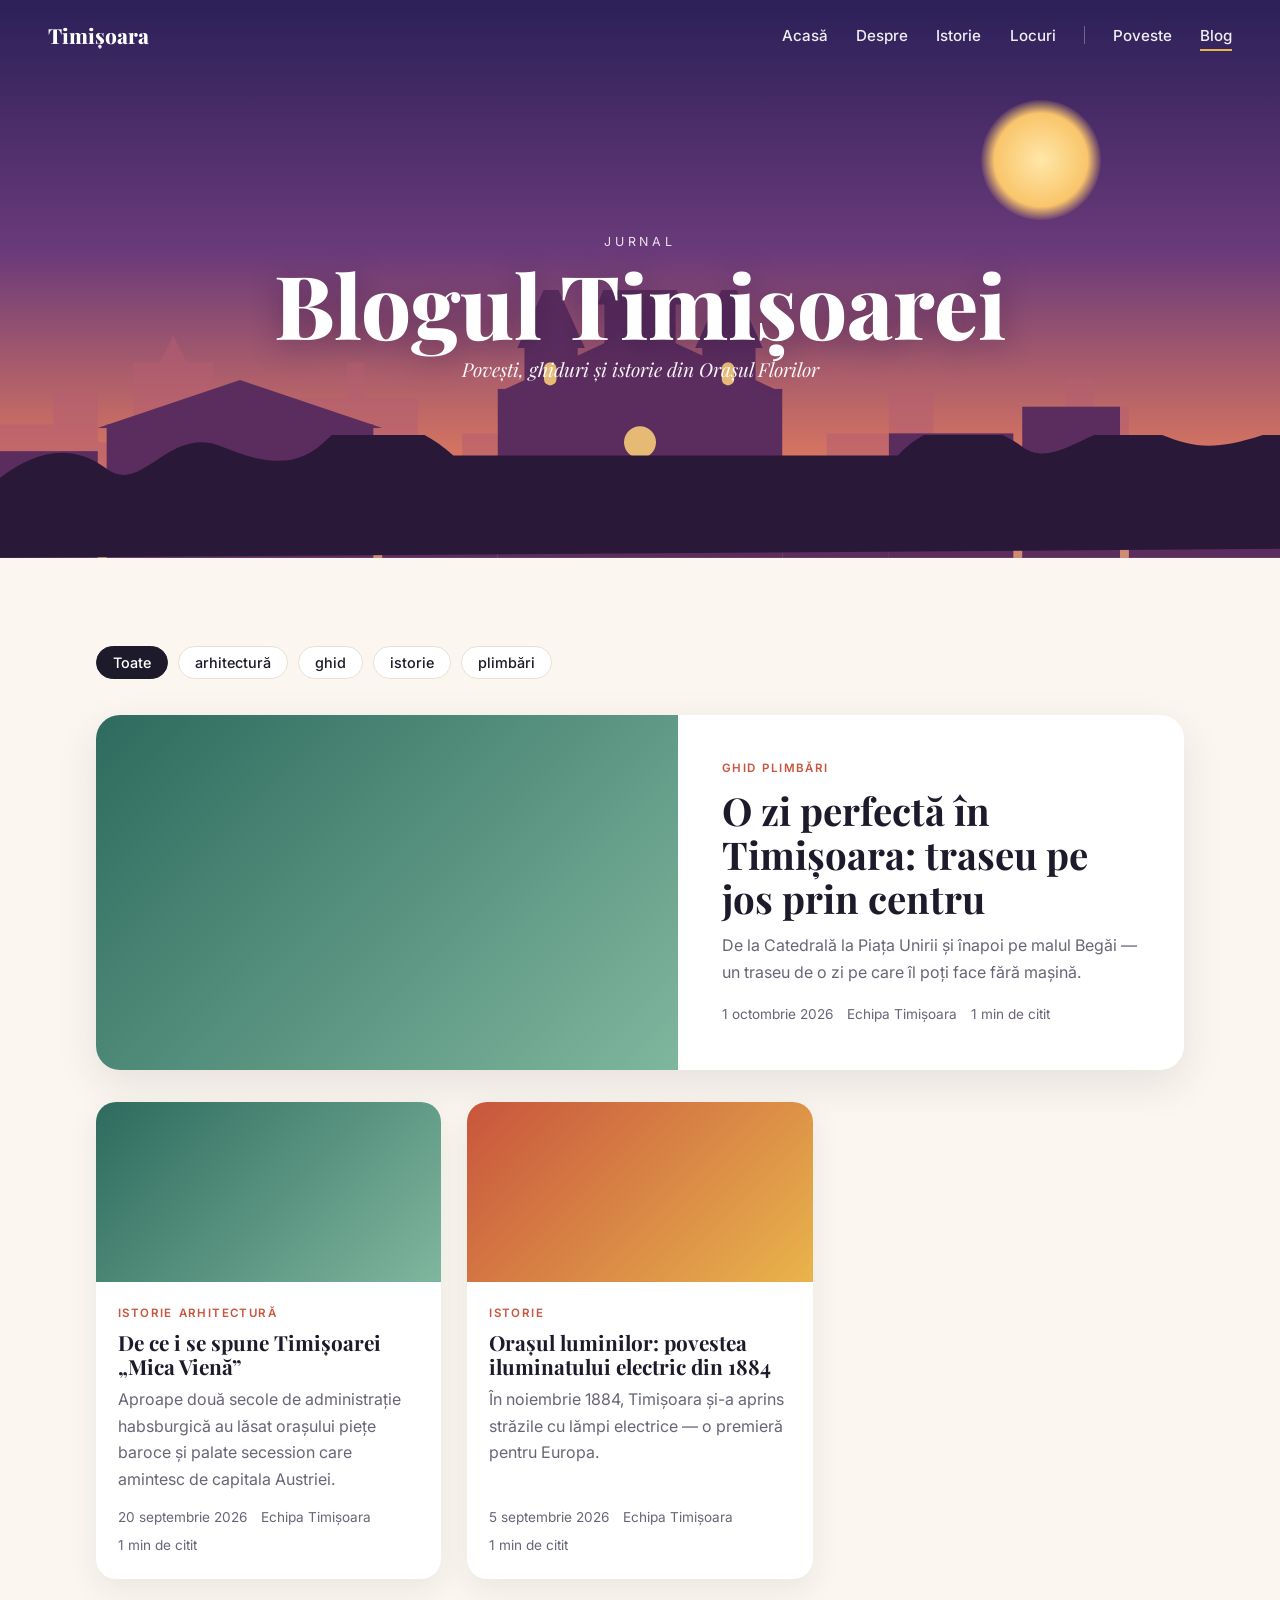
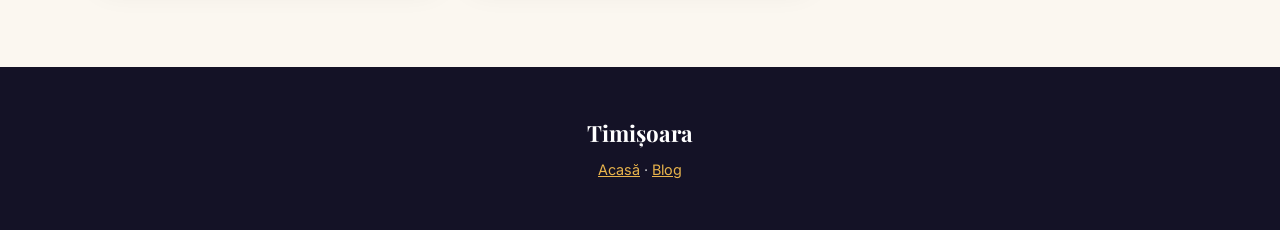
<file: blog.html>
<!doctype html>
<html lang="ro">
<head>
<meta charset="utf-8">
<meta name="viewport" content="width=device-width, initial-scale=1">
<title>Blog Timișoara</title>
<meta name="description" content="Jurnal de Timișoara: articole despre istoria, locurile și viața din Orașul Florilor.">
<link rel="preconnect" href="https://fonts.googleapis.com">
<link rel="preconnect" href="https://fonts.gstatic.com" crossorigin>
<link href="https://fonts.googleapis.com/css2?family=Playfair+Display:ital,wght@0,600;0,800;1,600&family=Inter:wght@400;500;600&display=swap" rel="stylesheet">
<style>
  :root {
    --ink: #1d1a2b;
    --paper: #fbf7f0;
    --muted: #6b6478;
    --accent: #c8553d;
    --gold: #e9b44c;
    --green: #2e6b5e;
    --night: #141226;
    --card: #ffffff;
    --line: #e8e0d2;
  }
  * { box-sizing: border-box; margin: 0; padding: 0; }
  body { font-family: "Inter", system-ui, sans-serif; background: var(--paper); color: var(--ink); line-height: 1.65; overflow-x: hidden; }
  h1, h2, h3 { font-family: "Playfair Display", Georgia, serif; line-height: 1.15; }
  a { color: inherit; }


  /* ---------- HEADER PARALLAX ---------- */
  .head {
    position: relative; height: 62vh; min-height: 420px; overflow: hidden; color: #fff;
    background: linear-gradient(180deg, #2b2058 0%, #6a3a7a 45%, #e07a5f 85%, #f4c27a 100%);
  }
  .head .layer { position: absolute; left: 0; right: 0; bottom: 0; will-change: transform; }
  .head .layer svg { display: block; width: 100%; height: 100%; }
  .head .moon { position: absolute; right: 14%; top: 18%; width: 120px; height: 120px; border-radius: 50%; background: radial-gradient(circle, #ffe7a8 0%, #f9c56b 55%, rgba(249,197,107,0) 72%); will-change: transform; }
  .head .text { position: absolute; inset: 0; display: flex; flex-direction: column; justify-content: center; align-items: center; text-align: center; padding: 60px 16px 0; z-index: 3; will-change: transform; }
  .head .kicker { letter-spacing: .3em; text-transform: uppercase; font-size: .78rem; opacity: .85; }
  .head h1 { font-size: clamp(2.6rem, 8vw, 5.5rem); font-weight: 800; text-shadow: 0 6px 30px rgba(30,10,60,.4); }
  .head p { font-family: "Playfair Display", serif; font-style: italic; font-size: clamp(1rem, 2vw, 1.2rem); opacity: .95; }

  .wrap { max-width: 1120px; margin: 0 auto; padding: clamp(48px, 8vw, 88px) 16px; }

  /* ---------- FILTERS ---------- */
  .filters { display: flex; flex-wrap: wrap; gap: 10px; margin-bottom: 36px; }
  .chip { border: 1px solid var(--line); background: var(--card); color: var(--ink); padding: 7px 16px; border-radius: 999px; font: 500 .9rem "Inter", sans-serif; cursor: pointer; transition: background .2s, color .2s, border-color .2s; }
  .chip:hover { border-color: var(--accent); }
  .chip.active { background: var(--ink); color: #fff; border-color: var(--ink); }

  /* ---------- LIST ---------- */
  .featured { display: grid; grid-template-columns: 1.15fr 1fr; background: var(--card); border-radius: 24px; overflow: hidden; box-shadow: 0 14px 40px rgba(29,26,43,.1); text-decoration: none; margin-bottom: 32px; transition: transform .35s, box-shadow .35s; }
  .featured:hover { transform: translateY(-6px); box-shadow: 0 24px 50px rgba(29,26,43,.16); }
  .featured .cover { min-height: 320px; }
  .featured .body { padding: clamp(24px, 4vw, 44px); display: flex; flex-direction: column; justify-content: center; }
  .featured h2 { font-size: clamp(1.6rem, 3.2vw, 2.4rem); margin: 10px 0 12px; }
  @media (max-width: 760px) { .featured { grid-template-columns: 1fr; } .featured .cover { min-height: 200px; } }

  .grid { display: grid; grid-template-columns: repeat(auto-fill, minmax(280px, 1fr)); gap: 26px; }
  .card { display: flex; flex-direction: column; background: var(--card); border-radius: 20px; overflow: hidden; box-shadow: 0 10px 30px rgba(29,26,43,.08); text-decoration: none; transition: transform .35s, box-shadow .35s; }
  .card:hover { transform: translateY(-6px); box-shadow: 0 22px 44px rgba(29,26,43,.15); }
  .card .cover { height: 180px; }
  .card .body { padding: 22px; display: flex; flex-direction: column; flex: 1; }
  .card h3 { font-size: 1.3rem; margin: 8px 0; }
  .excerpt { color: var(--muted); }
  .meta { color: var(--muted); font-size: .85rem; display: flex; flex-wrap: wrap; gap: 6px 14px; }
  .card .meta { margin-top: auto; padding-top: 14px; }
  .tags { display: flex; flex-wrap: wrap; gap: 6px; }
  .tag { color: var(--accent); font-weight: 600; font-size: .72rem; letter-spacing: .12em; text-transform: uppercase; }

  .state { text-align: center; color: var(--muted); padding: 48px 0; }

  /* ---------- ARTICLE ---------- */
  .article-cover { position: relative; height: 72vh; min-height: 440px; overflow: hidden; color: #fff; display: flex; align-items: flex-end; }
  .article-cover .bg { position: absolute; inset: -20% 0 0 0; will-change: transform; }
  .article-cover::after { content: ""; position: absolute; inset: 0; background: linear-gradient(180deg, rgba(20,18,38,.15) 0%, rgba(20,18,38,.75) 100%); }
  .article-cover .inner { position: relative; z-index: 2; max-width: 820px; margin: 0 auto; width: 100%; padding: 0 16px 56px; will-change: transform; }
  .article-cover h1 { font-size: clamp(2.1rem, 6vw, 4rem); font-weight: 800; margin: 12px 0 16px; text-shadow: 0 4px 24px rgba(0,0,0,.3); }
  .article-cover .tag { color: var(--gold); }
  .article-cover .meta { color: rgba(255,255,255,.85); }

  .prose { max-width: 720px; margin: 0 auto; padding: clamp(40px, 7vw, 72px) 16px; font-size: 1.12rem; }
  .prose > * + * { margin-top: 1.1em; }
  .prose h2 { font-size: 1.9rem; margin-top: 1.8em; }
  .prose h3 { font-size: 1.4rem; margin-top: 1.5em; }
  .prose a { color: var(--accent); }
  .prose img { max-width: 100%; height: auto; border-radius: 16px; display: block; margin-inline: auto; }
  .prose blockquote { border-left: 4px solid var(--gold); padding: 6px 0 6px 20px; font-family: "Playfair Display", serif; font-style: italic; font-size: 1.25rem; color: var(--ink); }
  .prose ul, .prose ol { padding-left: 1.4em; }
  .prose li + li { margin-top: .4em; }
  .prose code { background: #efe7da; padding: 2px 6px; border-radius: 6px; font-size: .92em; }
  .prose pre { background: var(--night); color: #f3ece0; padding: 18px; border-radius: 12px; overflow-x: auto; }
  .prose pre code { background: none; padding: 0; }
  .prose hr { border: 0; border-top: 1px solid var(--line); }
  .back { display: inline-flex; gap: 8px; align-items: center; color: var(--accent); font-weight: 600; text-decoration: none; }
  .article-foot { max-width: 720px; margin: 0 auto; padding: 0 16px 80px; border-top: 1px solid var(--line); padding-top: 28px; }

  footer { background: var(--night); color: rgba(255,255,255,.75); text-align: center; padding: 48px 16px; font-size: .9rem; }
  footer strong { color: #fff; font-family: "Playfair Display", serif; font-size: 1.4rem; display: block; margin-bottom: 6px; }
  footer a { color: var(--gold); }
  [hidden] { display: none !important; }
</style>
<link rel="stylesheet" href="assets/nav.css">
</head>
<body>

<nav class="site-nav" id="nav" aria-label="Meniu principal">
  <a class="logo" href="index.html">Timișoara</a>
  <button class="nav-toggle" type="button" aria-label="Deschide meniul" aria-expanded="false" aria-controls="nav-links"><span></span><span></span><span></span></button>
  <ul id="nav-links">
    <li><a class="link" href="index.html">Acasă</a></li>
    <li><a class="link" href="index.html#despre">Despre</a></li>
    <li><a class="link" href="index.html#istorie">Istorie</a></li>
    <li><a class="link" href="index.html#locuri">Locuri</a></li>
    <li class="sep" aria-hidden="true"></li>
    <li><a class="link" href="poveste.html">Poveste</a></li>
    <li><a class="link" href="blog.html">Blog</a></li>
  </ul>
</nav>

<!-- ================= LIST VIEW ================= -->
<main id="list-view">
  <header class="head">
    <div class="moon" data-speed="0.2"></div>
    <div class="layer" data-speed="0.35" style="height:55%">
      <svg viewBox="0 0 1440 400" preserveAspectRatio="xMidYMax slice" aria-hidden="true">
        <path fill="#b45f72" opacity=".55" d="M0 400V250h60v-40h50v60h40v-90h30l15-30 15 30h30v110h70v-70h80v-40h20v40h60v120h50v-80h90v-30h40v30h40v90h60V210h30l20-50 20 50h30v110h80v-60h70v-50h50v50h50v90h60v-120h40v-30h30v30h40v130h70v-80h60v100h60V400z"/>
      </svg>
    </div>
    <div class="layer" data-speed="0.55" style="height:48%">
      <svg viewBox="0 0 1440 360" preserveAspectRatio="xMidYMax slice" aria-hidden="true">
        <g fill="#5b2d5e">
          <rect x="560" y="170" width="320" height="190"/><rect x="680" y="70" width="80" height="110"/>
          <polygon points="672,75 720,-40 768,75"/>
          <rect x="590" y="120" width="60" height="60"/><polygon points="582,124 620,40 658,124"/>
          <rect x="790" y="120" width="60" height="60"/><polygon points="782,124 820,40 858,124"/>
          <polygon points="560,174 720,100 880,174"/>
          <rect x="120" y="210" width="300" height="150"/><polygon points="110,214 270,160 430,214"/>
          <rect x="1000" y="220" width="140" height="140"/><rect x="1150" y="190" width="110" height="170"/>
          <rect x="1270" y="240" width="170" height="120"/><rect x="0" y="240" width="110" height="120"/>
          <rect x="430" y="250" width="130" height="110"/><rect x="880" y="250" width="120" height="110"/>
        </g>
        <g fill="#ffd27a" opacity=".85"><circle cx="720" cy="230" r="18"/><rect x="612" y="140" width="14" height="26" rx="7"/><rect x="812" y="140" width="14" height="26" rx="7"/></g>
      </svg>
    </div>
    <div class="layer" data-speed="0.8" style="height:22%">
      <svg viewBox="0 0 1440 160" preserveAspectRatio="xMidYMax slice" aria-hidden="true">
        <path fill="#2a1838" d="M0 160V70c40-30 80-40 120-10s70-50 130-25 90 20 120-10 90-25 140 20h500c40-45 100-40 140-10s90-40 140-20 70 30 150 0v135z"/>
      </svg>
    </div>
    <div class="text" data-speed="-0.25">
      <div class="kicker">Jurnal</div>
      <h1>Blogul Timișoarei</h1>
      <p>Povești, ghiduri și istorie din Orașul Florilor</p>
    </div>
  </header>

  <div class="wrap">
    <div class="filters" id="filters" hidden></div>
    <div id="featured"></div>
    <div class="grid" id="grid"></div>
    <div class="state" id="state">Se încarcă articolele…</div>
  </div>
</main>

<!-- ================= ARTICLE VIEW ================= -->
<main id="article-view" hidden>
  <header class="article-cover">
    <div class="bg" id="a-bg" data-speed="0.4"></div>
    <div class="inner" data-speed="-0.15">
      <div class="tags" id="a-tags"></div>
      <h1 id="a-title"></h1>
      <div class="meta" id="a-meta"></div>
    </div>
  </header>
  <article class="prose" id="a-content"></article>
  <div class="article-foot"><a class="back" href="blog.html">← Toate articolele</a></div>
</main>

<footer>
  <strong>Timișoara</strong>
  <a href="index.html">Acasă</a> · <a href="blog.html">Blog</a>
</footer>

<script src="assets/vendor/marked.min.js"></script>
<script src="assets/vendor/purify.min.js"></script>
<script src="assets/posts.js"></script>
<script>
(() => {
  const { escapeHtml, coverStyle, formatDate, readingTime, loadPosts } = Blog;
  const $ = id => document.getElementById(id);
  const reduce = matchMedia('(prefers-reduced-motion: reduce)').matches;
  const slug = new URLSearchParams(location.search).get('p');
  const postUrl = p => 'blog.html?p=' + encodeURIComponent(p.slug);
  const tagsHtml = p => (p.tags || []).map(t => `<span class="tag">${escapeHtml(t)}</span>`).join('');
  const metaHtml = p => `<span>${escapeHtml(formatDate(p.date))}</span>${p.author ? `<span>${escapeHtml(p.author)}</span>` : ''}<span>${readingTime(p.content)}</span>`;

  // ---------- parallax ----------
  let layers = [];
  function collectLayers() {
    layers = [...document.querySelectorAll('main:not([hidden]) [data-speed]')];
  }
  function onScroll() {
    const y = scrollY;
    if (reduce) return;
    if (y > innerHeight * 1.2) return;
    layers.forEach(el => { el.style.transform = `translate3d(0, ${y * parseFloat(el.dataset.speed)}px, 0)`; });
  }
  let ticking = false;
  addEventListener('scroll', () => {
    if (!ticking) { requestAnimationFrame(() => { onScroll(); ticking = false; }); ticking = true; }
  }, { passive: true });

  // ---------- views ----------
  function renderList(posts) {
    const tags = [...new Set(posts.flatMap(p => p.tags || []))].sort((a, b) => a.localeCompare(b, 'ro'));
    let active = null;

    const filters = $('filters');
    if (tags.length) {
      filters.hidden = false;
      filters.innerHTML = ['<button class="chip active" data-tag="">Toate</button>']
        .concat(tags.map(t => `<button class="chip" data-tag="${escapeHtml(t)}">${escapeHtml(t)}</button>`)).join('');
      filters.addEventListener('click', e => {
        const btn = e.target.closest('.chip');
        if (!btn) return;
        active = btn.dataset.tag || null;
        filters.querySelectorAll('.chip').forEach(c => c.classList.toggle('active', c === btn));
        draw();
      });
    }

    function draw() {
      const list = active ? posts.filter(p => (p.tags || []).includes(active)) : posts;
      $('state').hidden = list.length > 0;
      $('state').textContent = 'Nu există încă articole.';
      const [first, ...rest] = list;
      $('featured').innerHTML = first ? `
        <a class="featured" href="${postUrl(first)}">
          <div class="cover" style="${escapeHtml(coverStyle(first))}"></div>
          <div class="body">
            <div class="tags">${tagsHtml(first)}</div>
            <h2>${escapeHtml(first.title)}</h2>
            <p class="excerpt">${escapeHtml(first.excerpt)}</p>
            <div class="meta" style="margin-top:18px">${metaHtml(first)}</div>
          </div>
        </a>` : '';
      $('grid').innerHTML = rest.map(p => `
        <a class="card" href="${postUrl(p)}">
          <div class="cover" style="${escapeHtml(coverStyle(p))}"></div>
          <div class="body">
            <div class="tags">${tagsHtml(p)}</div>
            <h3>${escapeHtml(p.title)}</h3>
            <p class="excerpt">${escapeHtml(p.excerpt)}</p>
            <div class="meta">${metaHtml(p)}</div>
          </div>
        </a>`).join('');
    }
    draw();
  }

  function renderArticle(post) {
    $('list-view').hidden = true;
    $('article-view').hidden = false;
    document.title = post.title + ' · Blog Timișoara';
    $('a-bg').setAttribute('style', coverStyle(post));
    $('a-tags').innerHTML = tagsHtml(post);
    $('a-title').textContent = post.title;
    $('a-meta').innerHTML = metaHtml(post);
    $('a-content').innerHTML = DOMPurify.sanitize(marked.parse(post.content || ''));
  }

  function renderMissing() {
    $('state').innerHTML = 'Articolul nu a fost găsit. <a href="blog.html">Vezi toate articolele</a>';
  }

  loadPosts().then(posts => {
    if (slug) {
      const post = posts.find(p => p.slug === slug);
      post ? renderArticle(post) : renderMissing();
    } else {
      renderList(posts);
    }
  }).catch(err => {
    $('state').textContent = err.message;
  }).finally(() => { collectLayers(); onScroll(); });
})();
</script>
<script src="assets/nav.js"></script>
</body>
</html>
</file>
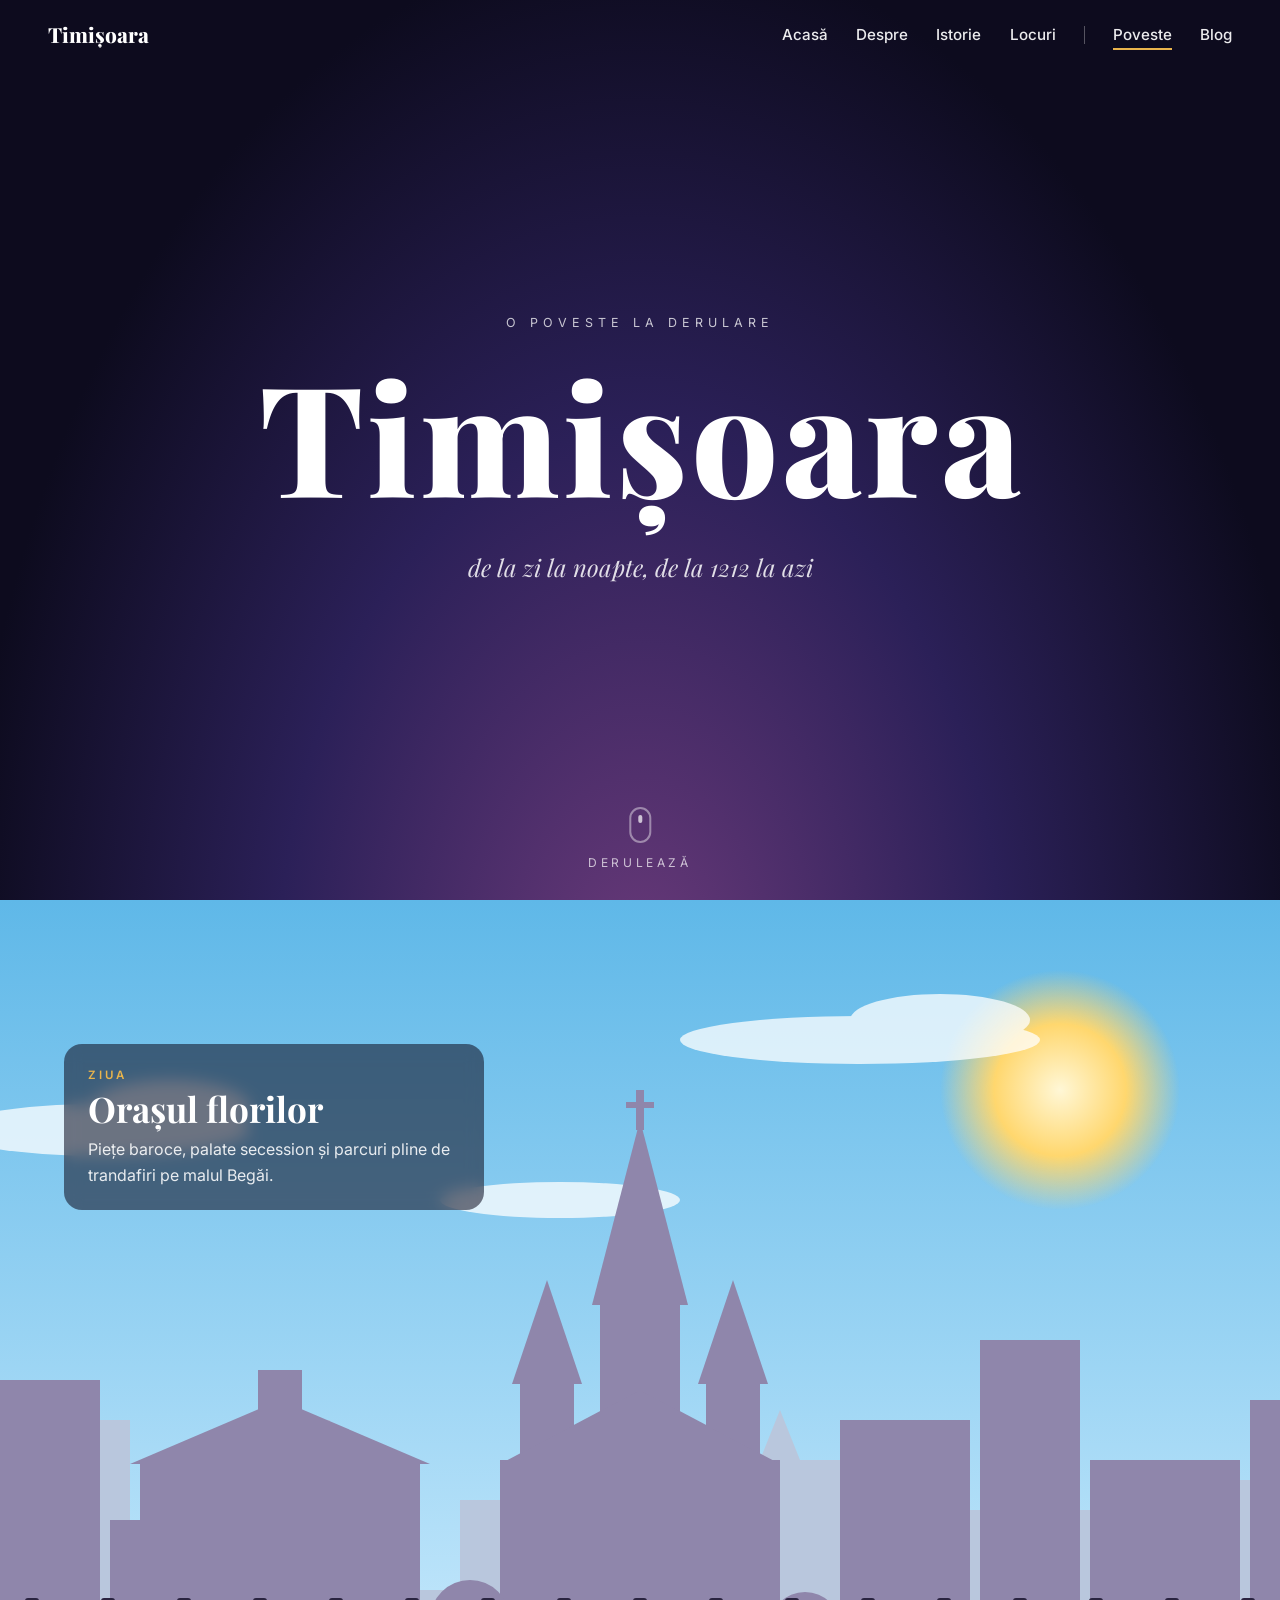
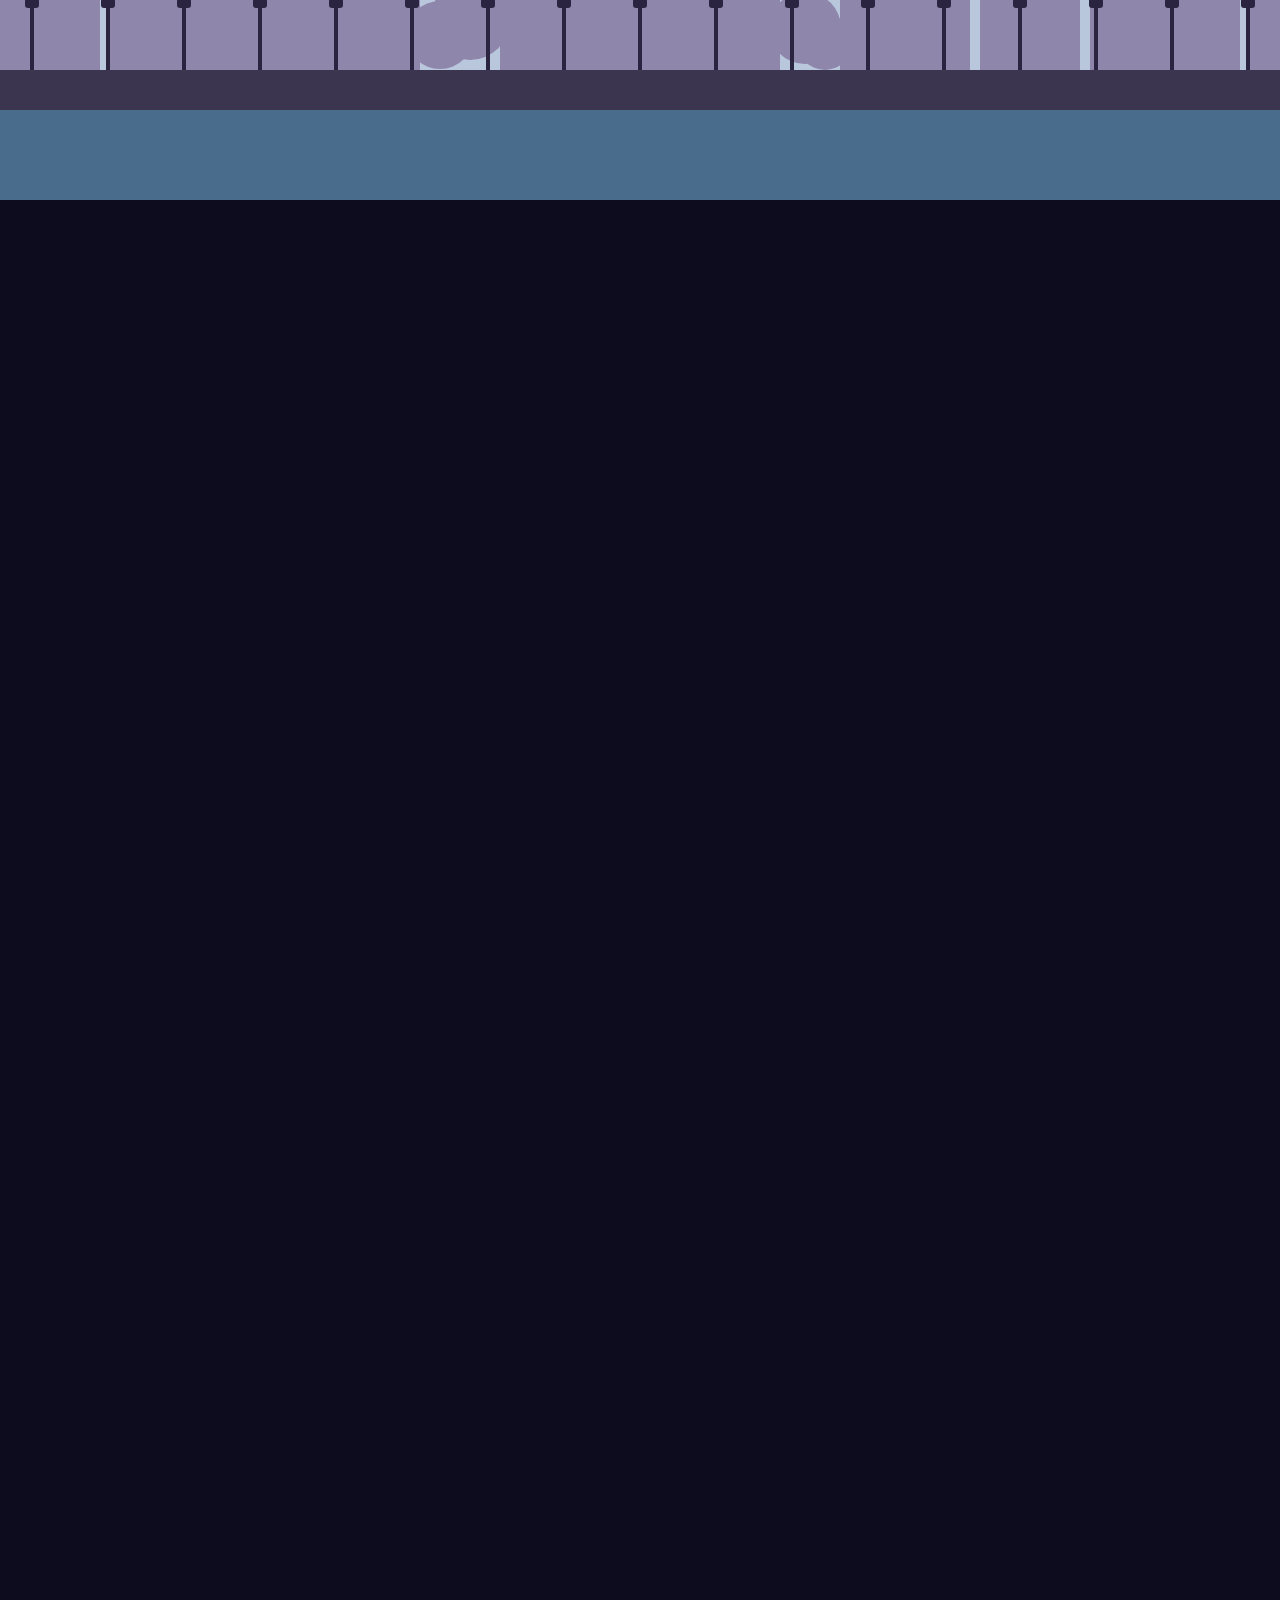
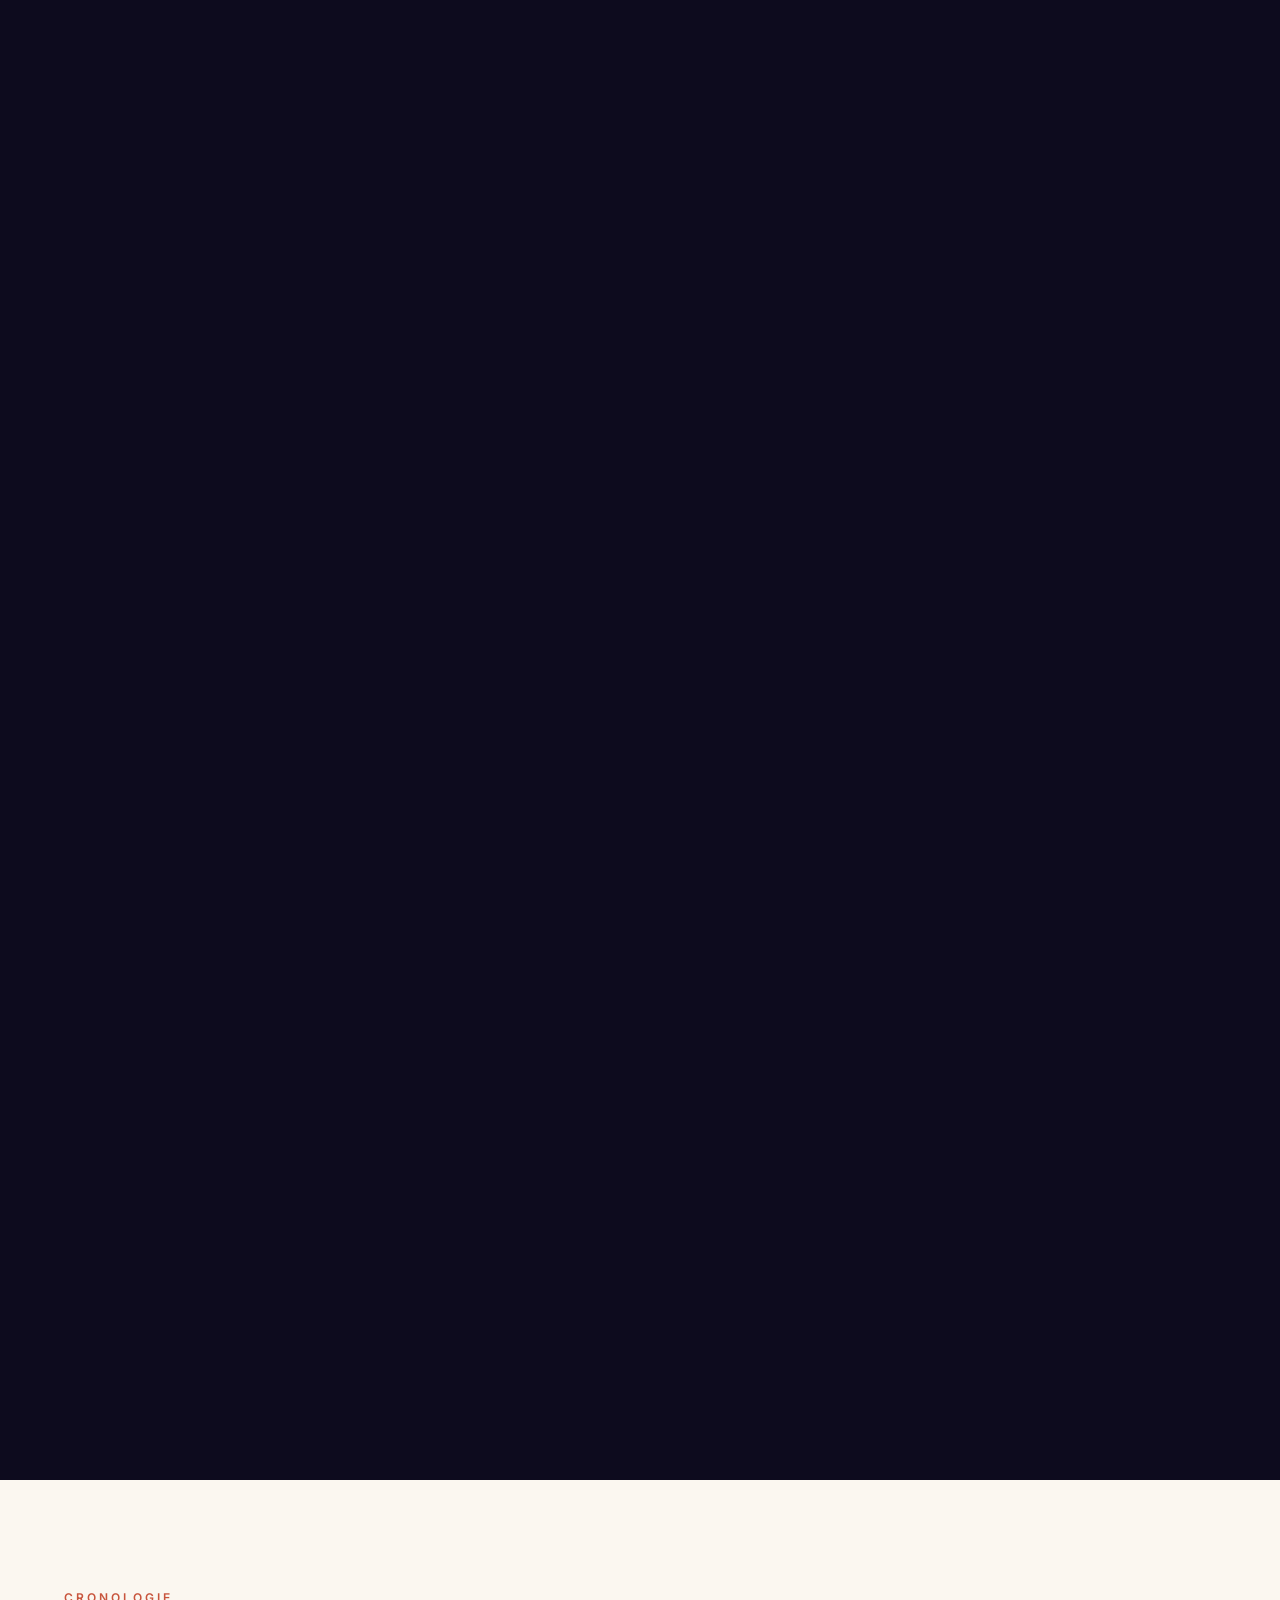
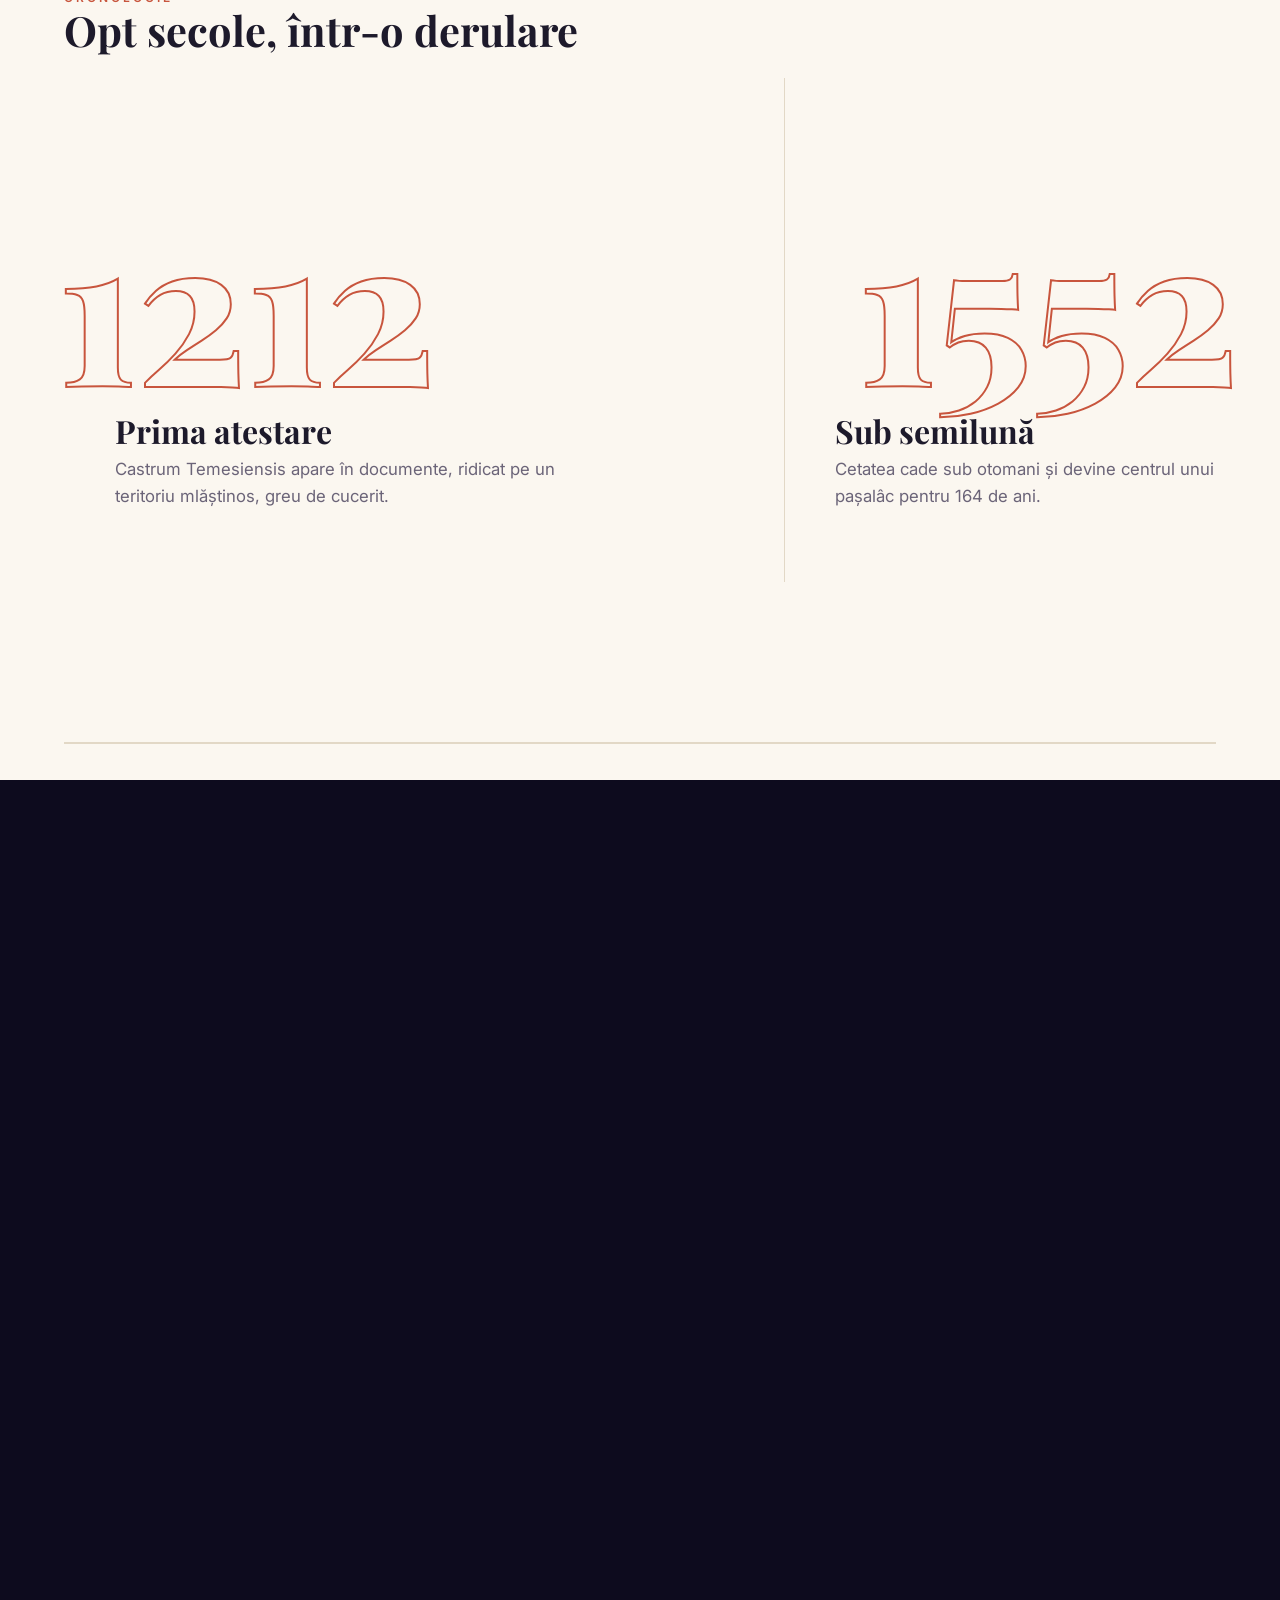
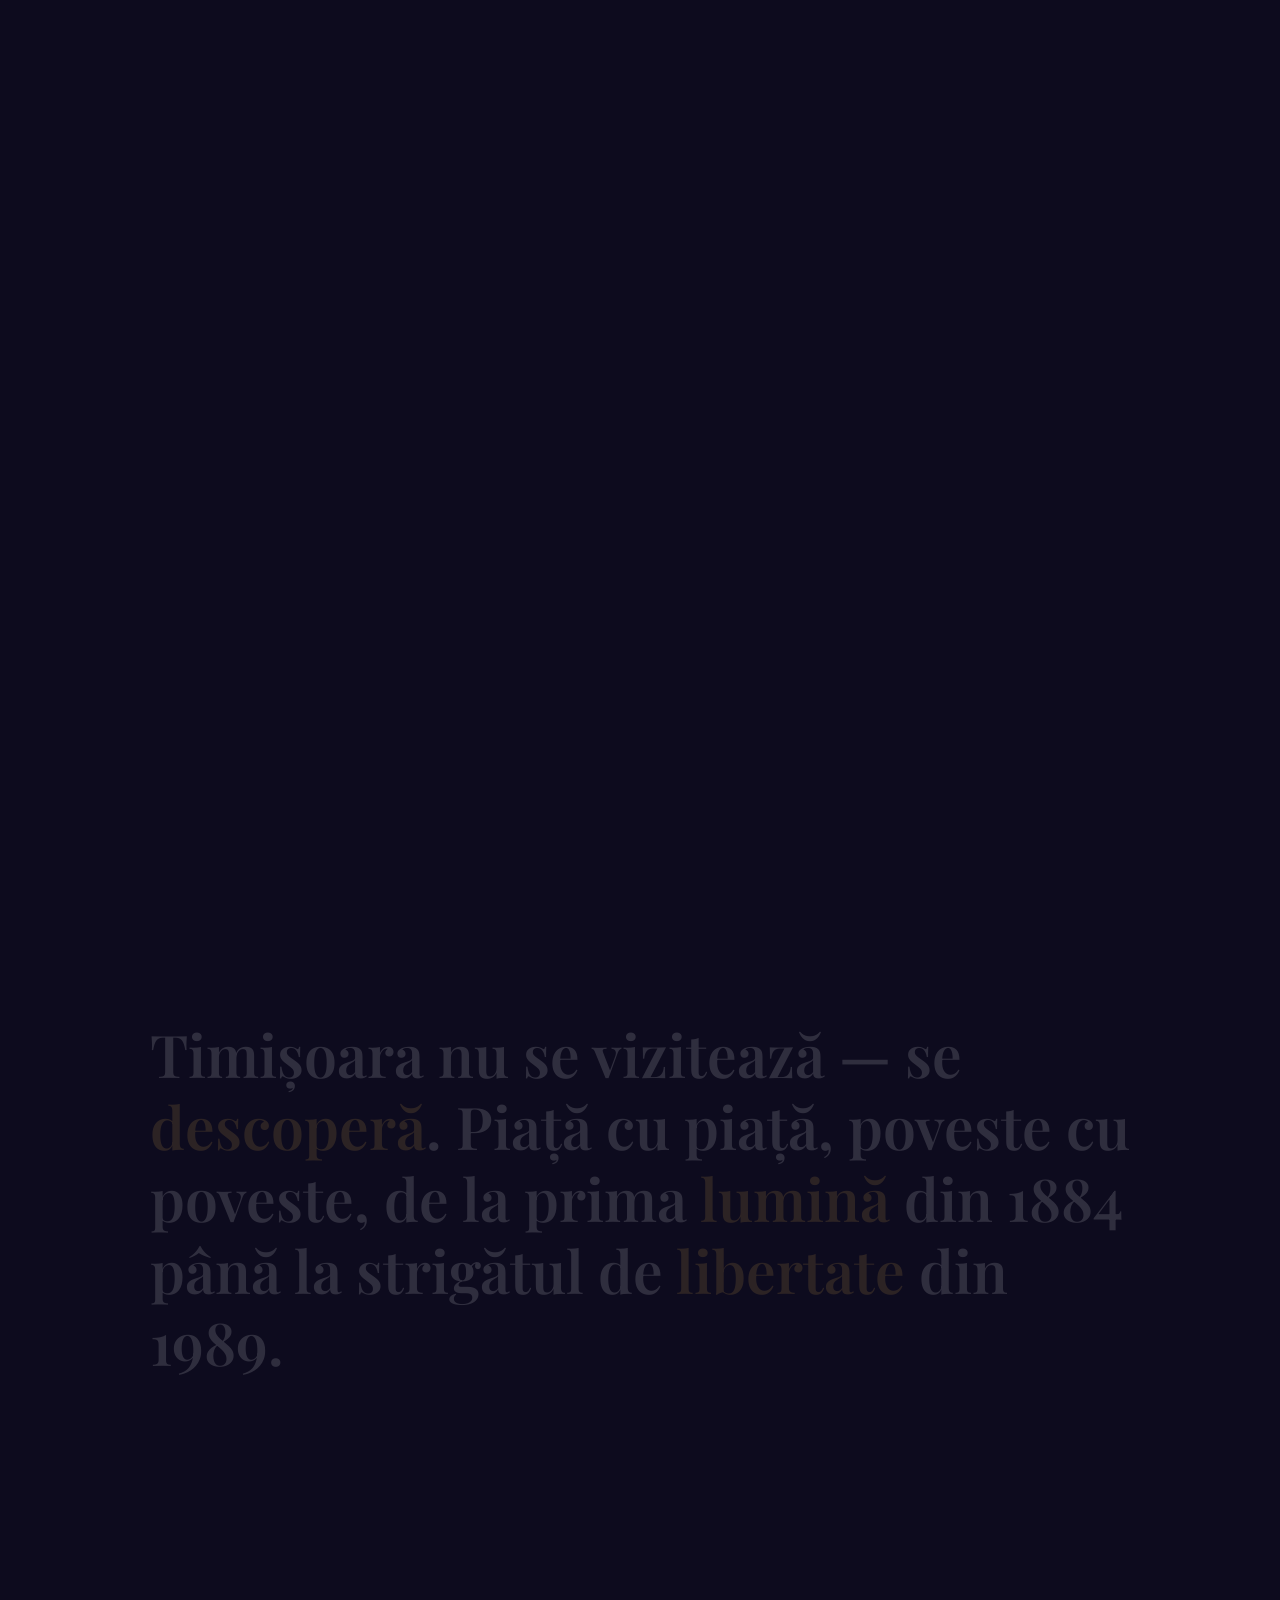
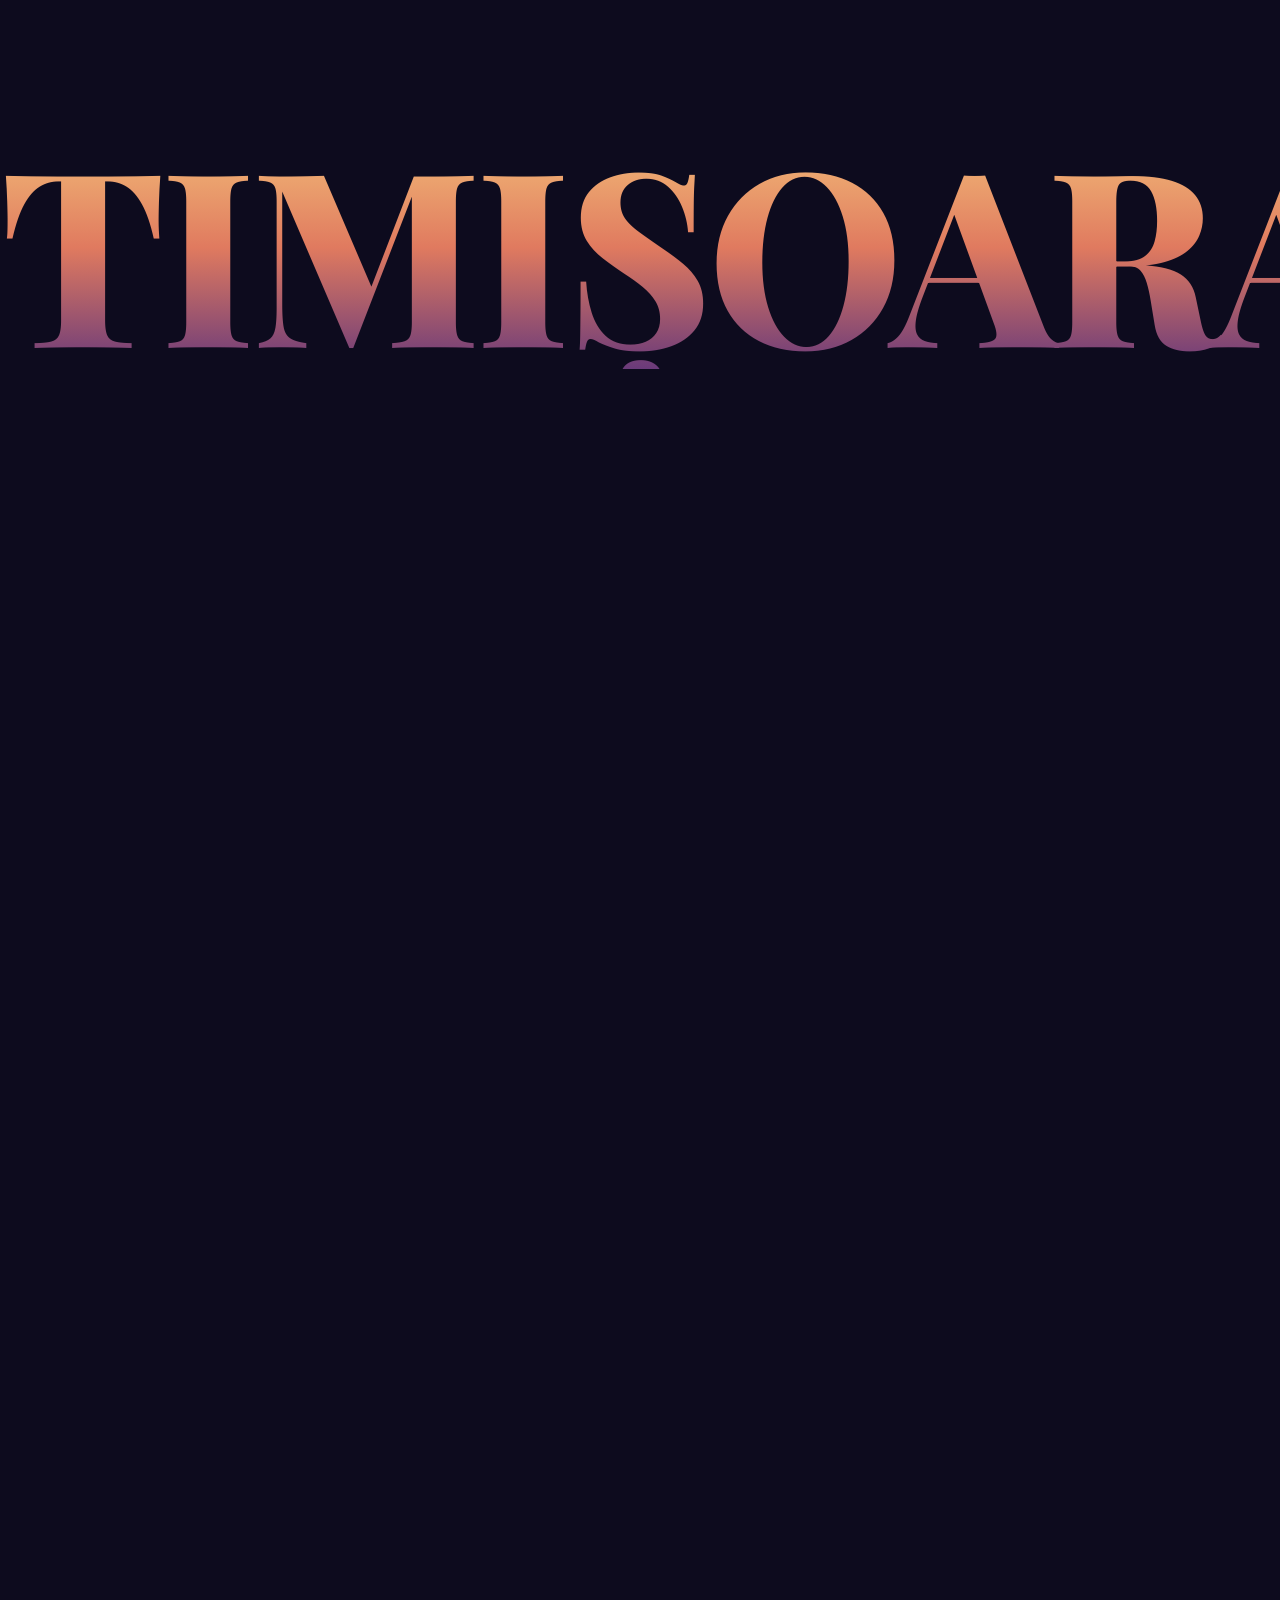
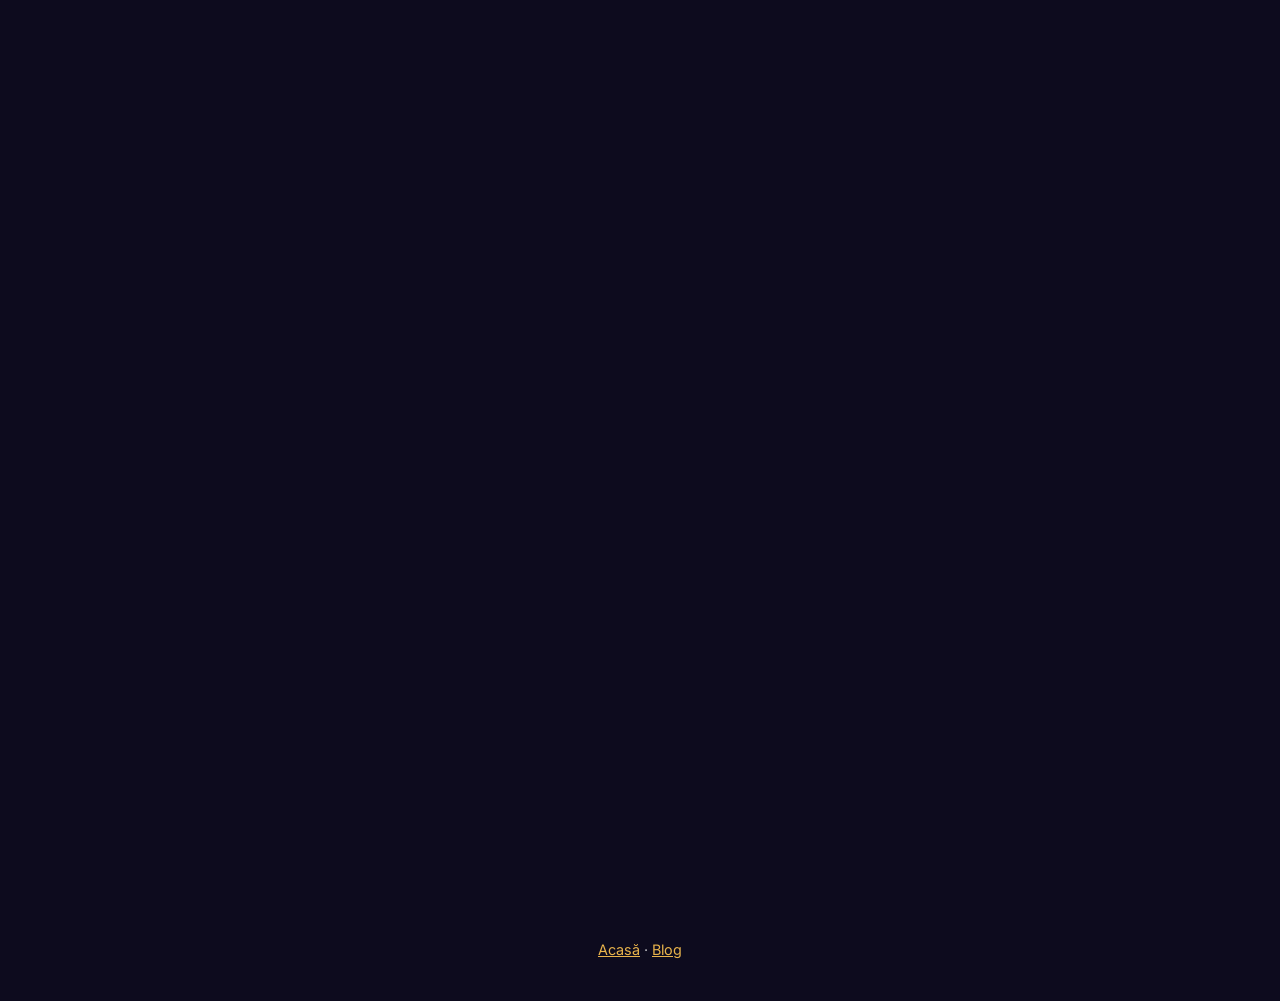
<file: poveste.html>
<!doctype html>
<html lang="ro">
<head>
<meta charset="utf-8">
<meta name="viewport" content="width=device-width, initial-scale=1">
<title>Povestea Timișoarei</title>
<meta name="description" content="O poveste animată la derulare despre Timișoara: de la zi la noapte, de la 1212 la 2023.">
<link rel="preconnect" href="https://fonts.googleapis.com">
<link rel="preconnect" href="https://fonts.gstatic.com" crossorigin>
<link href="https://fonts.googleapis.com/css2?family=Playfair+Display:ital,wght@0,600;0,800;1,600&family=Inter:wght@400;500;600&display=swap" rel="stylesheet">
<style>
  :root {
    --ink: #1d1a2b;
    --paper: #fbf7f0;
    --muted: #6b6478;
    --accent: #c8553d;
    --gold: #e9b44c;
    --night: #0d0b1e;
    --plum: #2b2058;
  }
  * { box-sizing: border-box; margin: 0; padding: 0; }
  html.lenis, html.lenis body { height: auto; }
  .lenis.lenis-smooth { scroll-behavior: auto !important; }
  body { font-family: "Inter", system-ui, sans-serif; background: var(--night); color: #fff; line-height: 1.6; overflow-x: hidden; }
  h1, h2, h3 { font-family: "Playfair Display", Georgia, serif; line-height: 1.1; }
  a { color: inherit; }

  .progress { position: fixed; top: 0; left: 0; right: 0; height: 3px; background: linear-gradient(90deg, var(--gold), var(--accent)); transform-origin: 0 50%; transform: scaleX(0); z-index: 80; }


  /* ---------- INTRO ---------- */
  .intro { height: 100vh; height: 100svh; min-height: 520px; display: grid; place-items: center; text-align: center; position: relative; overflow: hidden;
    background: radial-gradient(ellipse at 50% 110%, #6a3a7a 0%, var(--plum) 40%, var(--night) 75%); }
  .intro .inner { padding: 0 16px; }
  .intro .kicker { letter-spacing: .4em; text-transform: uppercase; font-size: .78rem; opacity: .75; margin-bottom: 18px; }
  .intro h1 { font-size: clamp(3rem, 12vw, 10rem); font-weight: 800; display: flex; flex-wrap: wrap; justify-content: center; }
  .intro h1 .ch { display: inline-block; overflow: hidden; padding: 0 .01em .12em; }
  .intro h1 .ch > span { display: inline-block; }
  .intro p { font-family: "Playfair Display", serif; font-style: italic; font-size: clamp(1.1rem, 2.4vw, 1.5rem); opacity: .85; margin-top: 10px; }
  .hint { position: absolute; bottom: 28px; left: 50%; transform: translateX(-50%); font-size: .75rem; letter-spacing: .3em; text-transform: uppercase; opacity: .7; display: flex; flex-direction: column; align-items: center; gap: 10px; }
  .hint i { width: 22px; height: 36px; border: 2px solid rgba(255,255,255,.6); border-radius: 12px; position: relative; }
  .hint i::after { content: ""; position: absolute; left: 50%; top: 6px; width: 4px; height: 8px; margin-left: -2px; border-radius: 2px; background: #fff; animation: wheel 1.6s infinite; }
  @keyframes wheel { 0% { opacity: 1; transform: translateY(0); } 100% { opacity: 0; transform: translateY(12px); } }

  /* ---------- SCENE: DAY TO NIGHT ---------- */
  .scene { height: 100vh; height: 100svh; position: relative; overflow: hidden; background: #8fd3f4; }
  .scene svg { position: absolute; inset: 0; width: 100%; height: 100%; display: block; }
  .caps { position: absolute; left: clamp(16px, 5vw, 72px); top: clamp(80px, 16vh, 160px); width: min(420px, calc(100% - 32px)); z-index: 2; }
  .cap { position: absolute; top: 0; left: 0; right: 0; padding: 22px 24px; border-radius: 18px; background: rgba(13,11,30,.55); backdrop-filter: blur(8px); -webkit-backdrop-filter: blur(8px); }
  .cap .step { font-size: .72rem; letter-spacing: .25em; text-transform: uppercase; color: var(--gold); font-weight: 600; }
  .cap h2 { font-size: clamp(1.5rem, 3vw, 2.2rem); margin: 6px 0 8px; }
  .cap p { opacity: .88; }
  .cap .counter { font-family: "Playfair Display", serif; font-weight: 800; font-size: clamp(3rem, 7vw, 4.6rem); color: var(--gold); line-height: 1; display: block; margin-top: 4px; }

  /* ---------- HORIZONTAL TIMELINE ---------- */
  .hz { position: relative; overflow: hidden; background: var(--paper); color: var(--ink); }
  .hz-head { position: absolute; top: clamp(70px, 12vh, 110px); left: clamp(16px, 5vw, 72px); z-index: 2; }
  .hz-head .kicker { color: var(--accent); letter-spacing: .25em; text-transform: uppercase; font-size: .75rem; font-weight: 600; }
  .hz-head h2 { font-size: clamp(1.6rem, 3.4vw, 2.6rem); }
  .track { display: flex; height: 100vh; height: 100svh; width: max-content; }
  .panel { width: min(78vw, 720px); height: 100%; flex: none; display: flex; flex-direction: column; justify-content: center; padding: 120px clamp(24px, 4vw, 56px) 60px; position: relative; overflow: hidden; }
  .panel:first-child { margin-left: clamp(16px, 5vw, 72px); }
  .panel .year { font-family: "Playfair Display", serif; font-weight: 800; font-size: clamp(5rem, 16vw, 13rem); line-height: .9; color: transparent; -webkit-text-stroke: 2px var(--accent); white-space: nowrap; }
  .panel h3 { font-size: clamp(1.4rem, 2.6vw, 2rem); margin: 18px 0 8px; }
  .panel p { color: var(--muted); max-width: 440px; font-size: 1.05rem; }
  .panel::before { content: ""; position: absolute; left: 0; top: 22%; bottom: 22%; width: 1px; background: #e2d8c6; }
  .panel:first-child::before { display: none; }
  .hz-bar { position: absolute; left: clamp(16px, 5vw, 72px); right: clamp(16px, 5vw, 72px); bottom: 36px; height: 2px; background: #e2d8c6; }
  .hz-bar span { display: block; height: 100%; background: var(--accent); transform-origin: 0 50%; transform: scaleX(0); }

  /* ---------- WORD REVEAL ---------- */
  .words { min-height: 100vh; display: grid; place-items: center; padding: 80px 16px; background: var(--night); }
  .words p { max-width: 980px; font-family: "Playfair Display", serif; font-size: clamp(1.8rem, 4.6vw, 3.8rem); line-height: 1.22; font-weight: 600; }
  .words .w { opacity: .14; }
  .words .w.hl { color: var(--gold); }

  /* ---------- ZOOM ---------- */
  .zoom { height: 100vh; height: 100svh; position: relative; overflow: hidden; background: linear-gradient(180deg, #2b2058 0%, #6a3a7a 40%, #e07a5f 75%, #f4c27a 100%); }
  .zoom .final { position: absolute; inset: 0; display: grid; place-items: center; text-align: center; padding: 0 16px; }
  .zoom .final h2 { font-size: clamp(2.2rem, 6vw, 4.6rem); text-shadow: 0 6px 30px rgba(30,10,60,.35); }
  .zoom .final p { font-size: clamp(1rem, 2vw, 1.25rem); opacity: .92; margin: 12px auto 28px; max-width: 560px; }
  .zoom .btns { display: flex; gap: 12px; justify-content: center; flex-wrap: wrap; }
  .btn { display: inline-block; padding: 13px 26px; border-radius: 999px; font-weight: 600; text-decoration: none; background: #fff; color: var(--ink); transition: transform .2s; }
  .btn:hover { transform: translateY(-2px); }
  .btn.alt { background: transparent; color: #fff; border: 2px solid rgba(255,255,255,.8); }
  .zoom .cover { position: absolute; inset: 0; background: var(--night); display: grid; place-items: center; overflow: hidden; }
  .zoom .big { font-family: "Playfair Display", serif; font-weight: 800; font-size: 19vw; line-height: 1; letter-spacing: -.02em; white-space: nowrap;
    background: linear-gradient(180deg, #f4c27a, #e07a5f 50%, #6a3a7a); -webkit-background-clip: text; background-clip: text; color: transparent; will-change: transform; }

  footer { background: var(--night); color: rgba(255,255,255,.7); text-align: center; padding: 40px 16px; font-size: .9rem; }
  footer a { color: var(--gold); }

  /* Without motion: show every state statically */
  @media (prefers-reduced-motion: reduce) {
    .track { flex-direction: column; width: auto; height: auto; padding-top: 160px; }
    .panel { width: auto; height: auto; padding-block: 40px; }
    .panel::before, .hz-bar { display: none; }
    .words .w { opacity: 1; }
    .zoom .cover { display: none; }
    .hint i::after { animation: none; }
  }
</style>
<link rel="stylesheet" href="assets/nav.css">
<style>
  /* darker menu bar over the cinematic scenes */
  .site-nav.solid { background: rgba(13,11,30,.72); box-shadow: none; }
  .site-nav.solid .logo, .site-nav.solid a.link, .site-nav.solid .sep { color: #fff; }
  .site-nav.solid a.link:hover { color: #e9b44c; }
  .site-nav.solid .nav-toggle span { background: #fff; }
</style>
</head>
<body>
<div class="progress" id="progress"></div>

<nav class="site-nav" id="nav" aria-label="Meniu principal">
  <a class="logo" href="index.html">Timișoara</a>
  <button class="nav-toggle" type="button" aria-label="Deschide meniul" aria-expanded="false" aria-controls="nav-links"><span></span><span></span><span></span></button>
  <ul id="nav-links">
    <li><a class="link" href="index.html">Acasă</a></li>
    <li><a class="link" href="index.html#despre">Despre</a></li>
    <li><a class="link" href="index.html#istorie">Istorie</a></li>
    <li><a class="link" href="index.html#locuri">Locuri</a></li>
    <li class="sep" aria-hidden="true"></li>
    <li><a class="link" href="poveste.html">Poveste</a></li>
    <li><a class="link" href="blog.html">Blog</a></li>
  </ul>
</nav>

<!-- ================= INTRO ================= -->
<header class="intro" id="intro">
  <div class="inner">
    <div class="kicker">O poveste la derulare</div>
    <h1 id="title">Timișoara</h1>
    <p>de la zi la noapte, de la 1212 la azi</p>
  </div>
  <div class="hint"><i></i>Derulează</div>
</header>

<!-- ================= SCENE ================= -->
<section class="scene" id="scene" aria-label="Orașul trece de la zi la noapte">
  <svg viewBox="0 0 1600 900" preserveAspectRatio="xMidYMax slice" id="scene-svg" aria-hidden="true">
    <defs>
      <linearGradient id="g-day" x1="0" y1="0" x2="0" y2="1"><stop offset="0" stop-color="#5fb8e8"/><stop offset="1" stop-color="#d6f0ff"/></linearGradient>
      <linearGradient id="g-dusk" x1="0" y1="0" x2="0" y2="1"><stop offset="0" stop-color="#2b2058"/><stop offset=".45" stop-color="#8a3f7a"/><stop offset=".8" stop-color="#e07a5f"/><stop offset="1" stop-color="#f4c27a"/></linearGradient>
      <linearGradient id="g-night" x1="0" y1="0" x2="0" y2="1"><stop offset="0" stop-color="#05040f"/><stop offset=".7" stop-color="#141236"/><stop offset="1" stop-color="#2a2160"/></linearGradient>
      <radialGradient id="g-glow"><stop offset="0" stop-color="#fff2c4"/><stop offset=".3" stop-color="#ffd27a" stop-opacity=".7"/><stop offset="1" stop-color="#ffd27a" stop-opacity="0"/></radialGradient>
      <radialGradient id="g-sun"><stop offset="0" stop-color="#fff7d6"/><stop offset=".55" stop-color="#ffd76e"/><stop offset="1" stop-color="#ffd76e" stop-opacity="0"/></radialGradient>
    </defs>
    <rect width="1600" height="900" fill="url(#g-day)"/>
    <rect id="sky-dusk" width="1600" height="900" fill="url(#g-dusk)" opacity="0"/>
    <rect id="sky-night" width="1600" height="900" fill="url(#g-night)" opacity="0"/>
    <g id="stars" opacity="0" fill="#fff"></g>
    <circle id="moon" cx="1440" cy="300" r="42" fill="#f6efd9" opacity="0"/>
    <circle id="sun" cx="1220" cy="190" r="120" fill="url(#g-sun)"/>
    <g id="clouds" fill="#fff" opacity=".75">
      <ellipse cx="260" cy="230" rx="150" ry="26"/><ellipse cx="330" cy="208" rx="80" ry="28"/>
      <ellipse cx="1020" cy="140" rx="180" ry="24"/><ellipse cx="1100" cy="120" rx="90" ry="26"/>
      <ellipse cx="720" cy="300" rx="120" ry="18"/>
    </g>
    <path id="far" fill="#b9c7dd" d="M0 770V600h70v-50h60v70h50v-100h40l15-30 15 30h40v120h80v-80h90v-40h30v40h70v130h60v-90h100v-30h40v30h50v100h70V560h40l20-50 20 50h40v120h90v-70h80v-50h60v50h60v100h70v-130h50v-30h40v30h40v150h80v-90h70v110h70v100z"/>
    <g id="city" fill="#8f86ab"></g>
    <g id="windows" fill="#ffd27a"></g>
    <rect y="770" width="1600" height="40" fill="#3b3550" id="street"/>
    <rect y="810" width="1600" height="90" fill="#4a6c8c" id="river"/>
    <g id="reflections" stroke="#ffd27a" stroke-width="4" stroke-linecap="round" opacity="0"></g>
    <g id="lamps"></g>
  </svg>
  <div class="caps">
    <div class="cap" id="cap1"><div class="step">Ziua</div><h2>Orașul florilor</h2><p>Piețe baroce, palate secession și parcuri pline de trandafiri pe malul Begăi.</p></div>
    <div class="cap" id="cap2"><div class="step">12 noiembrie 1884</div><h2>Se lasă seara…</h2><p>Felinarele cu gaz se sting pentru ultima oară. Orașul așteaptă ceva ce Europa n-a mai văzut.</p></div>
    <div class="cap" id="cap3"><div class="step">Prima în Europa</div><h2>Lumina electrică</h2><span class="counter" id="lamp-count">0</span><p>lămpi electrice aprind străzile Timișoarei.</p></div>
  </div>
</section>

<!-- ================= HORIZONTAL TIMELINE ================= -->
<section class="hz" id="hz">
  <div class="hz-head"><div class="kicker">Cronologie</div><h2>Opt secole, într-o derulare</h2></div>
  <div class="track" id="track">
    <article class="panel"><div class="year">1212</div><h3>Prima atestare</h3><p>Castrum Temesiensis apare în documente, ridicat pe un teritoriu mlăștinos, greu de cucerit.</p></article>
    <article class="panel"><div class="year">1552</div><h3>Sub semilună</h3><p>Cetatea cade sub otomani și devine centrul unui pașalâc pentru 164 de ani.</p></article>
    <article class="panel"><div class="year">1716</div><h3>Era habsburgică</h3><p>Eugeniu de Savoia cucerește orașul. Începe construcția „Micii Viene”.</p></article>
    <article class="panel"><div class="year">1884</div><h3>Orașul luminilor</h3><p>Primul iluminat public electric pe străzi din Europa.</p></article>
    <article class="panel"><div class="year">1989</div><h3>Libertate</h3><p>Pe 16 decembrie, din Timișoara pornește Revoluția Română.</p></article>
    <article class="panel"><div class="year">2023</div><h3>Capitală Europeană a Culturii</h3><p>„Luminează orașul prin tine!” — un an întreg de cultură și lumină.</p></article>
  </div>
  <div class="hz-bar"><span id="hz-bar"></span></div>
</section>

<!-- ================= WORDS ================= -->
<section class="words" id="words">
  <p id="words-p">Timișoara nu se vizitează — se <em>descoperă</em>. Piață cu piață, poveste cu poveste, de la prima <em>lumină</em> din 1884 până la strigătul de <em>libertate</em> din 1989.</p>
</section>

<!-- ================= ZOOM ================= -->
<section class="zoom" id="zoom">
  <div class="final" id="final">
    <div>
      <h2>Bine ai venit în Timișoara</h2>
      <p>Orașul florilor, al luminilor și al libertății te așteaptă.</p>
      <div class="btns"><a class="btn" href="index.html">Descoperă orașul</a><a class="btn alt" href="blog.html">Citește blogul</a></div>
    </div>
  </div>
  <div class="cover" id="cover"><div class="big" id="big">TIMIȘOARA</div></div>
</section>

<footer><a href="index.html">Acasă</a> · <a href="blog.html">Blog</a></footer>

<script src="assets/vendor/gsap.min.js"></script>
<script src="assets/vendor/ScrollTrigger.min.js"></script>
<script src="assets/vendor/lenis.min.js"></script>
<script>
(() => {
  const NS = 'http://www.w3.org/2000/svg';
  const $ = id => document.getElementById(id);
  const svgEl = (tag, attrs, parent) => {
    const el = document.createElementNS(NS, tag);
    for (const k in attrs) el.setAttribute(k, attrs[k]);
    parent.appendChild(el);
    return el;
  };
  // deterministic pseudo-random so the scene looks the same on every load
  let seed = 7;
  const rand = () => (seed = (seed * 16807) % 2147483647) / 2147483647;

  // ---------- build the city ----------
  const GROUND = 770;
  const city = $('city'), wins = $('windows'), stars = $('stars'), lamps = $('lamps'), refl = $('reflections');

  function windowsIn(x, y, w, h) {
    for (let cy = y + 22; cy < GROUND - 30; cy += 38)
      for (let cx = x + 14; cx < x + w - 18; cx += 26)
        if (rand() < .62) svgEl('rect', { x: cx, y: cy, width: 10, height: 16, rx: 2, class: 'win', opacity: 0 }, wins);
  }

  [[20, 110, 220], [140, 120, 290], [270, 30, 150], [1000, 130, 250], [1140, 100, 330], [1250, 150, 210], [1410, 90, 270], [1510, 90, 190]]
    .forEach(([x, w, h]) => { svgEl('rect', { x, y: GROUND - h, width: w, height: h }, city); windowsIn(x, GROUND - h, w, h); });

  // Opera
  svgEl('rect', { x: 300, y: 560, width: 280, height: 210 }, city);
  svgEl('polygon', { points: '290,564 440,500 590,564' }, city);
  svgEl('rect', { x: 418, y: 470, width: 44, height: 40 }, city);
  for (let i = 0; i < 6; i++) svgEl('rect', { x: 322 + i * 42, y: 600, width: 14, height: 40, class: 'win', opacity: 0 }, wins);
  for (let i = 0; i < 6; i++) svgEl('rect', { x: 322 + i * 42, y: 670, width: 14, height: 40, class: 'win', opacity: 0 }, wins);

  // Metropolitan Cathedral
  [['rect', { x: 660, y: 560, width: 280, height: 210 }],
   ['rect', { x: 760, y: 400, width: 80, height: 170 }],
   ['polygon', { points: '752,405 800,220 848,405' }],
   ['rect', { x: 796, y: 190, width: 8, height: 40 }], ['rect', { x: 786, y: 202, width: 28, height: 6 }],
   ['rect', { x: 680, y: 480, width: 54, height: 90 }], ['polygon', { points: '672,484 707,380 742,484' }],
   ['rect', { x: 866, y: 480, width: 54, height: 90 }], ['polygon', { points: '858,484 893,380 928,484' }],
   ['polygon', { points: '660,564 800,490 940,564' }]]
    .forEach(([t, a]) => svgEl(t, a, city));
  svgEl('circle', { cx: 800, cy: 620, r: 24, class: 'win', opacity: 0 }, wins);
  [[783, 430], [807, 430], [700, 505], [886, 505]].forEach(([x, y]) => svgEl('rect', { x, y, width: 12, height: 26, rx: 6, class: 'win', opacity: 0 }, wins));

  // Trees between buildings
  [[600, 735, 34], [630, 720, 40], [965, 728, 36], [985, 742, 28]].forEach(([cx, cy, r]) => svgEl('circle', { cx, cy, r }, city));

  // Stars
  for (let i = 0; i < 90; i++) svgEl('circle', { cx: rand() * 1600, cy: rand() * 480, r: rand() * 1.6 + .4, opacity: rand() * .7 + .3 }, stars);

  // Street lamps
  for (let x = 40; x < 1600; x += 76) {
    const g = svgEl('g', { class: 'lamp' }, lamps);
    svgEl('rect', { x: x - 2, y: GROUND - 64, width: 4, height: 64, fill: '#2a2440' }, g);
    svgEl('rect', { x: x - 7, y: GROUND - 72, width: 14, height: 10, rx: 3, fill: '#2a2440' }, g);
    svgEl('circle', { cx: x, cy: GROUND - 66, r: 44, fill: 'url(#g-glow)', class: 'glow', opacity: 0 }, g);
    svgEl('line', { x1: x - 14, y1: 840 + (x % 3) * 14, x2: x + 14, y2: 840 + (x % 3) * 14 }, refl);
  }

  // ---------- split text helpers ----------
  const title = $('title');
  title.innerHTML = [...title.textContent].map(c => `<span class="ch"><span>${c}</span></span>`).join('');
  const wp = $('words-p');
  wp.innerHTML = wp.innerHTML.split(/(<em>.*?<\/em>|\s+)/).filter(Boolean).map(part => {
    if (/^\s+$/.test(part)) return ' ';
    const em = part.match(/^<em>(.*)<\/em>$/);
    return em ? `<span class="w hl">${em[1]}</span>` : `<span class="w">${part}</span>`;
  }).join('');

  const reduce = matchMedia('(prefers-reduced-motion: reduce)').matches;
  gsap.registerPlugin(ScrollTrigger);

  if (reduce) {
    // Static end state: night city with every light on
    gsap.set(['#sky-night', '#stars', '#moon', '.win', '.glow', '#reflections'], { opacity: 1 });
    gsap.set('#sun', { opacity: 0 });
    gsap.set('#city', { fill: '#1a1530' });
    gsap.set('#far', { fill: '#2a2550' });
    gsap.set(['#cap1', '#cap2'], { autoAlpha: 0 });
    $('lamp-count').textContent = '731';
    return;
  }

  // ---------- smooth scroll ----------
  // Phones keep their native (already smooth) touch scrolling; mouse/trackpad gets Lenis.
  const touch = matchMedia('(pointer: coarse)').matches;
  ScrollTrigger.config({ ignoreMobileResize: true });
  if (!touch) {
    const lenis = new Lenis({ lerp: 0.1 });
    lenis.on('scroll', ScrollTrigger.update);
    gsap.ticker.add(t => lenis.raf(t * 1000));
    gsap.ticker.lagSmoothing(0);
  }
  // Recalculate positions once the web fonts have changed text sizes
  if (document.fonts) document.fonts.ready.then(() => ScrollTrigger.refresh());

  gsap.to('#progress', { scaleX: 1, ease: 'none', scrollTrigger: { start: 0, end: 'max', scrub: true } });

  // ---------- intro ----------
  gsap.from('#title .ch > span', { yPercent: 115, duration: 1.2, ease: 'expo.out', stagger: .06, delay: .15 });
  gsap.from('.intro .kicker, .intro p', { opacity: 0, y: 20, duration: 1, delay: .7, stagger: .15 });
  gsap.to('.intro .inner', { yPercent: -40, opacity: 0, ease: 'none', scrollTrigger: { trigger: '#intro', start: 'top top', end: 'bottom top', scrub: true } });

  // ---------- day to night ----------
  gsap.set(['#cap2', '#cap3'], { autoAlpha: 0, y: 30 });
  const count = { v: 0 };
  const scene = gsap.timeline({
    defaults: { ease: 'none' },
    scrollTrigger: { trigger: '#scene', start: 'top top', end: () => '+=' + innerHeight * (touch ? 2.4 : 3.2), scrub: touch ? true : .6, pin: true, invalidateOnRefresh: true },
  });
  scene
    .to('#clouds', { x: 260, duration: 3 }, 0)
    // day -> dusk
    .to('#sun', { attr: { cy: 760 }, duration: 1.2 }, 0)
    .to('#sky-dusk', { opacity: 1, duration: 1 }, 0)
    .to('#city', { fill: '#5b2d5e', duration: 1 }, 0)
    .to('#far', { fill: '#b45f72', duration: 1 }, 0)
    .to('#river', { fill: '#3e2c5c', duration: 1 }, 0)
    .to('#cap1', { autoAlpha: 0, y: -30, duration: .3 }, .55)
    .to('#cap2', { autoAlpha: 1, y: 0, duration: .3 }, .75)
    // dusk -> night
    .to('#sky-night', { opacity: 1, duration: 1 }, 1.1)
    .to('#clouds', { opacity: .12, duration: 1 }, 1.1)
    .to(['#stars', '#moon'], { opacity: 1, duration: .8 }, 1.4)
    .to('#city', { fill: '#1a1530', duration: 1 }, 1.1)
    .to('#far', { fill: '#2a2550', duration: 1 }, 1.1)
    .to('#street', { fill: '#141024', duration: 1 }, 1.1)
    .to('#river', { fill: '#1a1740', duration: 1 }, 1.1)
    .to('.win', { opacity: 1, duration: .05, stagger: { each: .006, from: 'random' } }, 1.4)
    .to('#cap2', { autoAlpha: 0, y: -30, duration: .3 }, 1.9)
    .to('#cap3', { autoAlpha: 1, y: 0, duration: .3 }, 2.05)
    // the lamps of 1884
    .to('.glow', { opacity: 1, duration: .12, stagger: .04 }, 2.1)
    .to('#reflections', { opacity: .55, duration: .6 }, 2.2)
    .to(count, { v: 731, duration: .8, onUpdate: () => { $('lamp-count').textContent = Math.round(count.v); } }, 2.1)
    .to({}, { duration: .3 });

  // ---------- horizontal timeline ----------
  const track = $('track');
  const distance = () => track.scrollWidth - innerWidth + Math.min(innerWidth * .05, 72);
  const hz = gsap.to(track, {
    x: () => -distance(), ease: 'none',
    scrollTrigger: { trigger: '#hz', start: 'top top', end: () => '+=' + distance(), scrub: touch ? true : .6, pin: true, invalidateOnRefresh: true },
  });
  gsap.to('#hz-bar', { scaleX: 1, ease: 'none', scrollTrigger: { trigger: '#hz', start: 'top top', end: () => '+=' + distance(), scrub: true } });
  document.querySelectorAll('.panel').forEach(panel => {
    gsap.fromTo(panel.querySelector('.year'), { xPercent: 18 }, {
      xPercent: -18, ease: 'none',
      scrollTrigger: { trigger: panel, containerAnimation: hz, start: 'left right', end: 'right left', scrub: true },
    });
    gsap.from(panel.querySelectorAll('h3, p'), {
      opacity: 0, y: 30, stagger: .1, duration: .6,
      scrollTrigger: { trigger: panel, containerAnimation: hz, start: 'left 70%', toggleActions: 'play none none reverse' },
    });
  });

  // ---------- word reveal ----------
  gsap.to('#words .w', {
    opacity: 1, ease: 'none', stagger: .1,
    scrollTrigger: { trigger: '#words', start: 'top top', end: '+=150%', scrub: true, pin: true },
  });

  // ---------- zoom through ----------
  gsap.set('#final > div', { opacity: 0, y: 40 });
  gsap.timeline({ scrollTrigger: { trigger: '#zoom', start: 'top top', end: '+=200%', scrub: touch ? true : .6, pin: true } })
    .to('#big', { scale: 26, ease: 'power2.in', duration: 1 })
    .to('#cover', { autoAlpha: 0, duration: .35 }, .65)
    .to('#final > div', { opacity: 1, y: 0, duration: .35 }, .85);
})();
</script>
<script src="assets/nav.js"></script>
</body>
</html>
</file>
<file: assets/nav.css>
/* Shared site navigation (index, poveste, blog) */
.site-nav {
  position: fixed; inset: 0 0 auto 0; z-index: 70;
  display: flex; justify-content: space-between; align-items: center;
  padding: 18px clamp(16px, 4vw, 48px);
  font-family: "Inter", system-ui, sans-serif;
  transition: background .3s, box-shadow .3s, padding .3s;
}
.site-nav.solid { background: rgba(251,247,240,.94); backdrop-filter: blur(8px); -webkit-backdrop-filter: blur(8px); box-shadow: 0 2px 20px rgba(0,0,0,.08); padding-block: 12px; }
.site-nav .logo { font-family: "Playfair Display", Georgia, serif; font-weight: 800; font-size: 1.3rem; color: #fff; text-decoration: none; transition: color .3s; position: relative; z-index: 2; }
.site-nav ul { list-style: none; display: flex; align-items: center; gap: clamp(12px, 2.2vw, 30px); margin: 0; padding: 0; }
.site-nav a.link { color: rgba(255,255,255,.92); text-decoration: none; font-weight: 500; font-size: .95rem; position: relative; padding: 4px 0; transition: color .3s; }
.site-nav a.link::after { content: ""; position: absolute; left: 0; right: 0; bottom: -2px; height: 2px; background: #e9b44c; transform: scaleX(0); transform-origin: left; transition: transform .25s; }
.site-nav a.link:hover::after, .site-nav a.link[aria-current="page"]::after { transform: scaleX(1); }
.site-nav a.link:hover { color: #e9b44c; }
.site-nav.solid .logo, .site-nav.solid a.link { color: #1d1a2b; }
.site-nav.solid a.link:hover { color: #c8553d; }
.site-nav .sep { width: 1px; height: 18px; background: currentColor; opacity: .3; color: #fff; }
.site-nav.solid .sep { color: #1d1a2b; }

.nav-toggle { display: none; position: relative; z-index: 2; width: 44px; height: 44px; border: 0; background: transparent; cursor: pointer; padding: 0; border-radius: 10px; }
.nav-toggle span { position: absolute; left: 11px; right: 11px; height: 2px; background: #fff; border-radius: 2px; transition: transform .3s, opacity .2s, background .3s; }
.nav-toggle span:nth-child(1) { top: 15px; }
.nav-toggle span:nth-child(2) { top: 21px; }
.nav-toggle span:nth-child(3) { top: 27px; }
.site-nav.solid .nav-toggle span { background: #1d1a2b; }

@media (max-width: 760px) {
  .nav-toggle { display: block; }
  .site-nav ul {
    position: fixed; inset: 0; flex-direction: column; justify-content: center; gap: 22px;
    background: #141226; opacity: 0; visibility: hidden; transition: opacity .3s, visibility .3s;
  }
  .site-nav .sep { display: none; }
  .site-nav ul a.link { font-family: "Playfair Display", Georgia, serif; font-size: 2rem; font-weight: 600; color: #fff !important; transform: translateY(14px); opacity: 0; transition: transform .4s, opacity .4s, color .2s; display: inline-block; }
  .site-nav.open ul { opacity: 1; visibility: visible; }
  .site-nav.open ul a.link { transform: none; opacity: 1; }
  .site-nav.open ul li:nth-child(2) a { transition-delay: .04s; }
  .site-nav.open ul li:nth-child(3) a { transition-delay: .08s; }
  .site-nav.open ul li:nth-child(4) a { transition-delay: .12s; }
  .site-nav.open ul li:nth-child(5) a { transition-delay: .16s; }
  .site-nav.open ul li:nth-child(6) a { transition-delay: .2s; }
  .site-nav.open ul li:nth-child(7) a { transition-delay: .24s; }
  .site-nav.open .logo { color: #fff; }
  .site-nav.open .nav-toggle span { background: #fff; }
  .site-nav.open .nav-toggle span:nth-child(1) { transform: translateY(6px) rotate(45deg); }
  .site-nav.open .nav-toggle span:nth-child(2) { opacity: 0; }
  .site-nav.open .nav-toggle span:nth-child(3) { transform: translateY(-6px) rotate(-45deg); }
  .site-nav.open { background: transparent; box-shadow: none; backdrop-filter: none; -webkit-backdrop-filter: none; }
}
@media (prefers-reduced-motion: reduce) {
  .site-nav ul, .site-nav ul a.link, .nav-toggle span { transition: none !important; }
}
</file>
